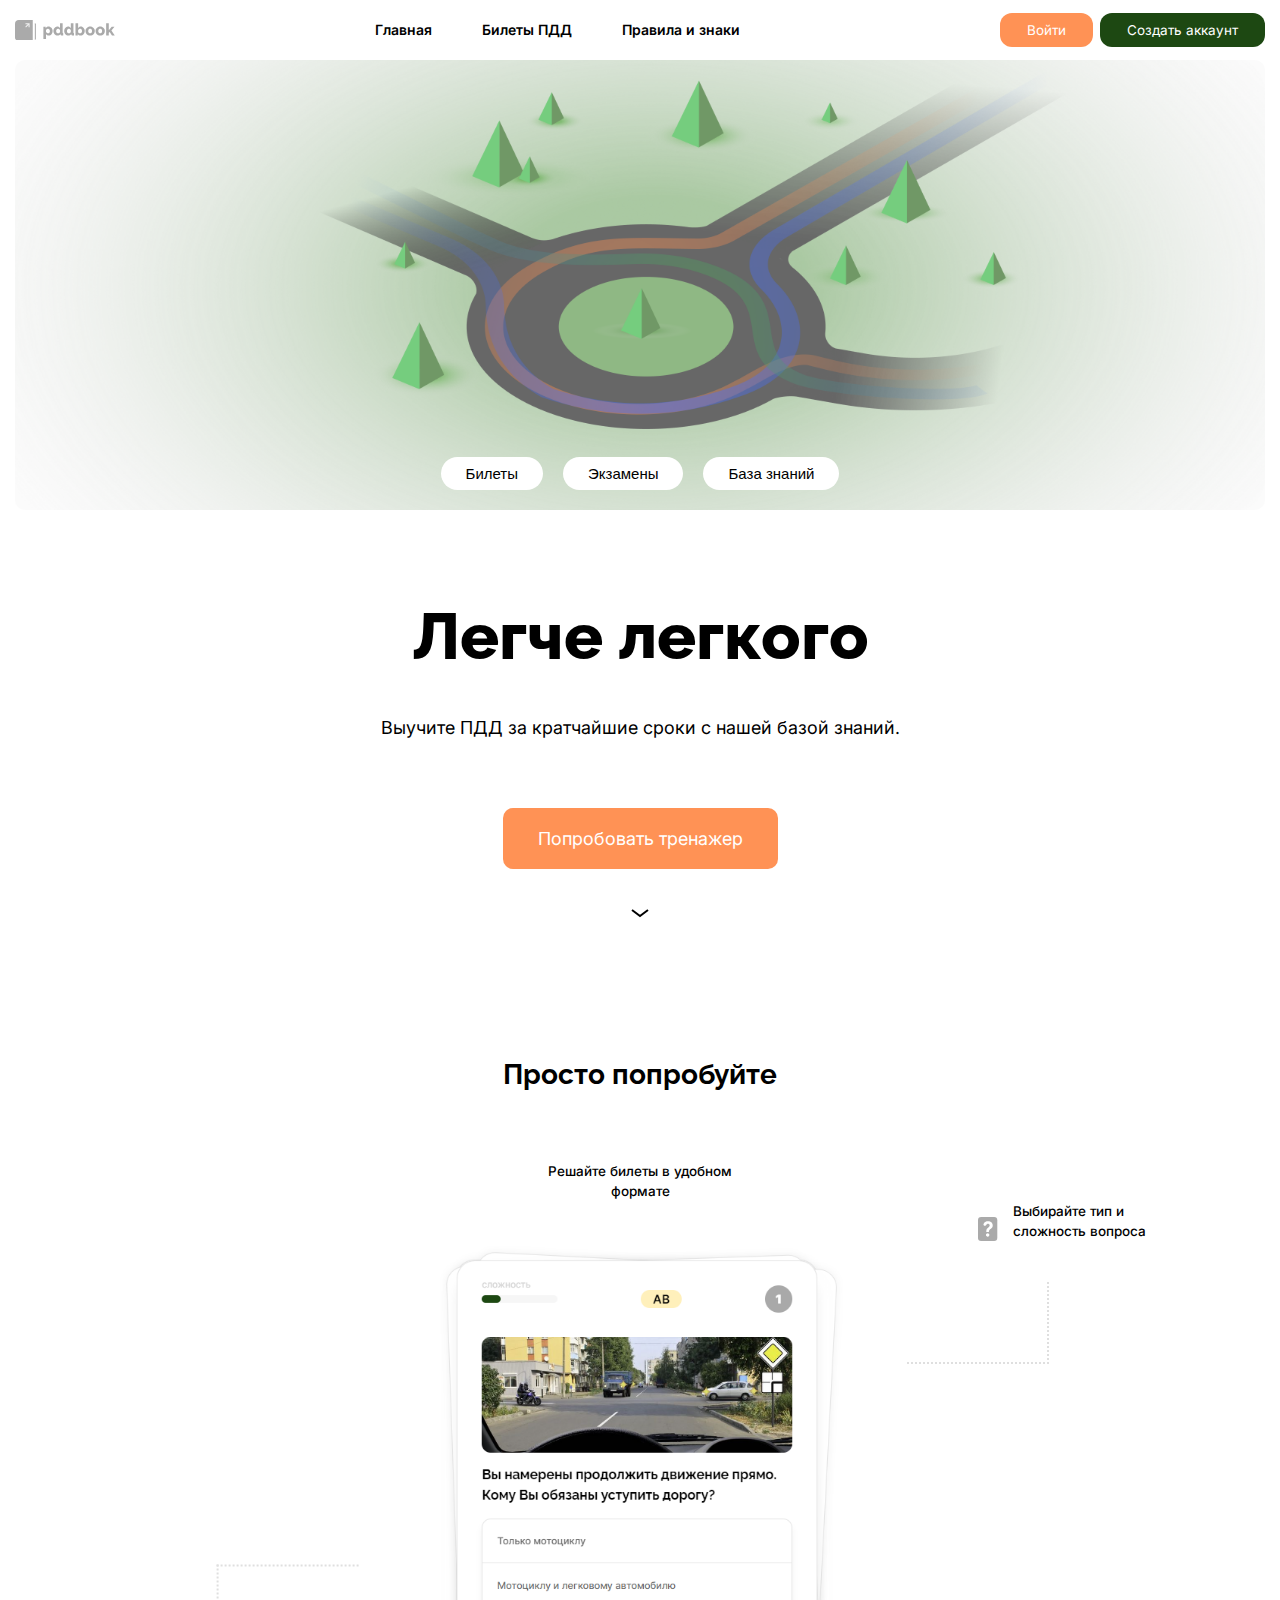
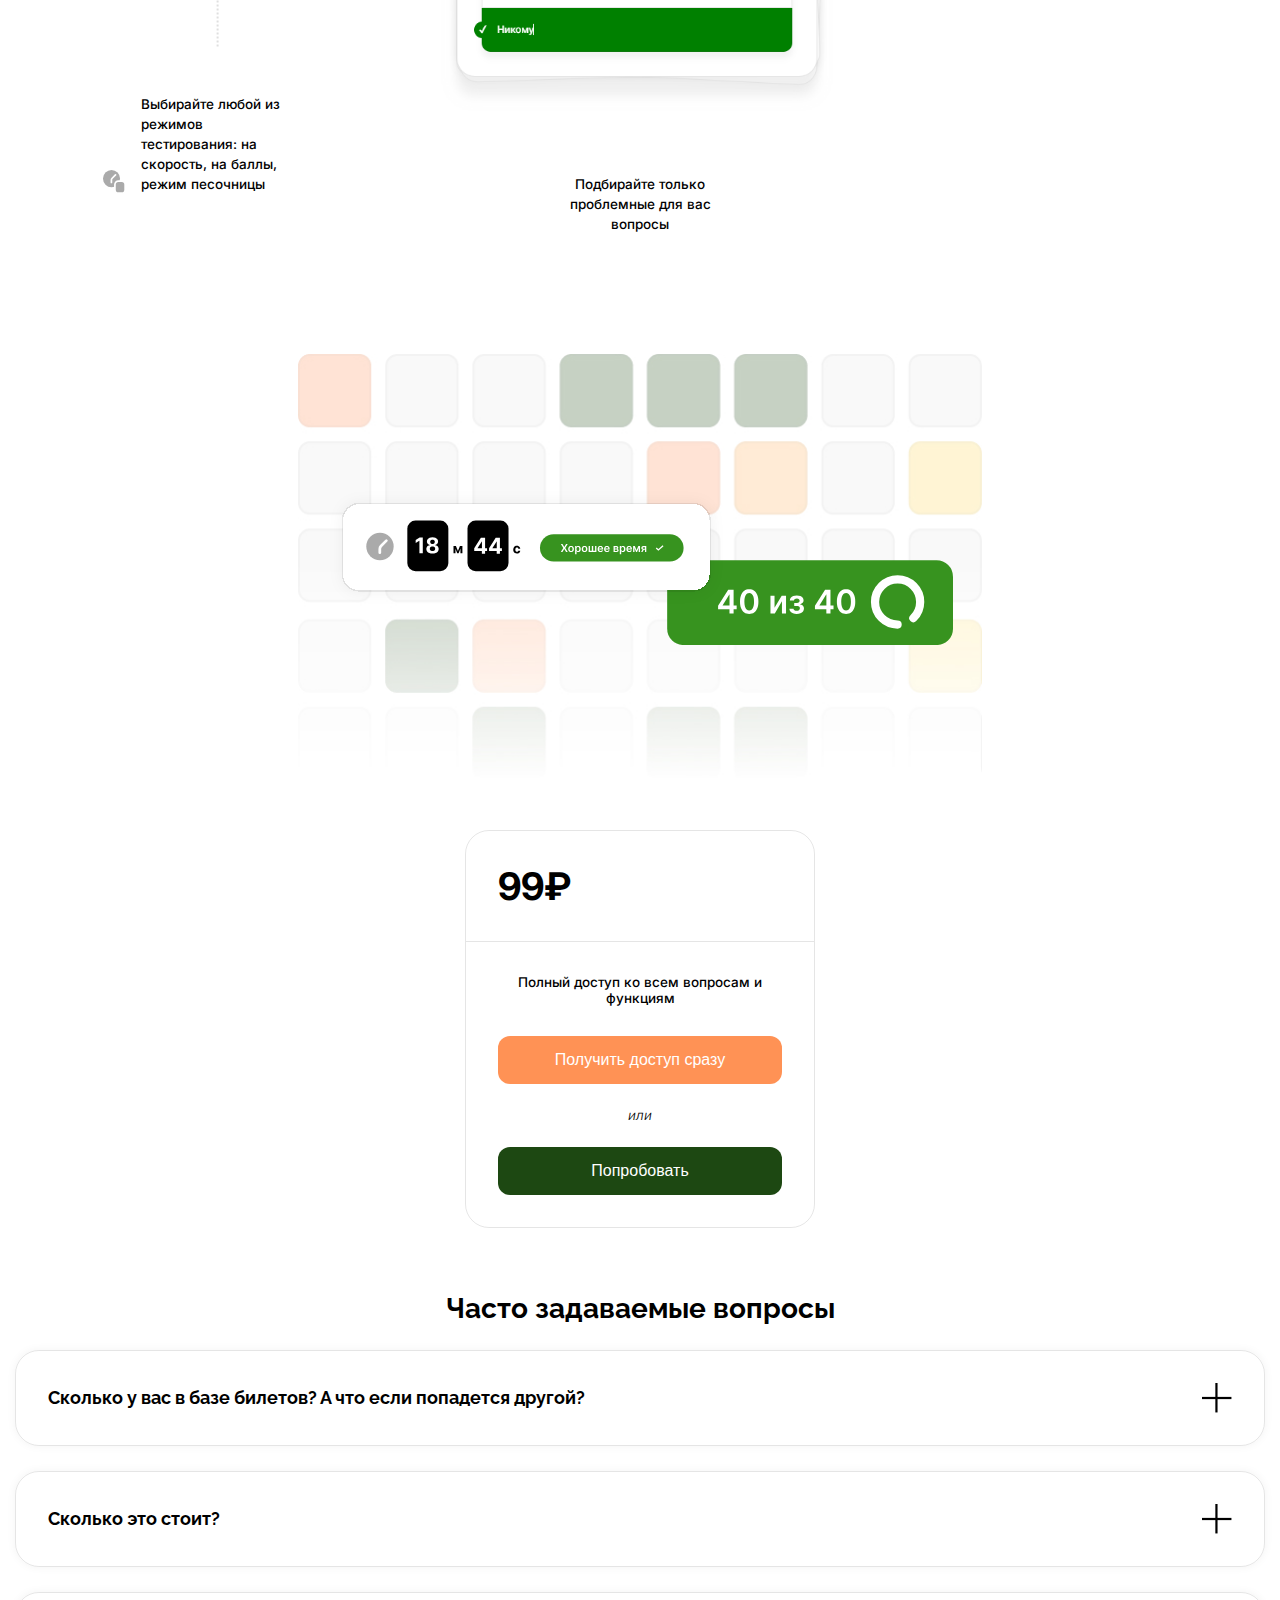
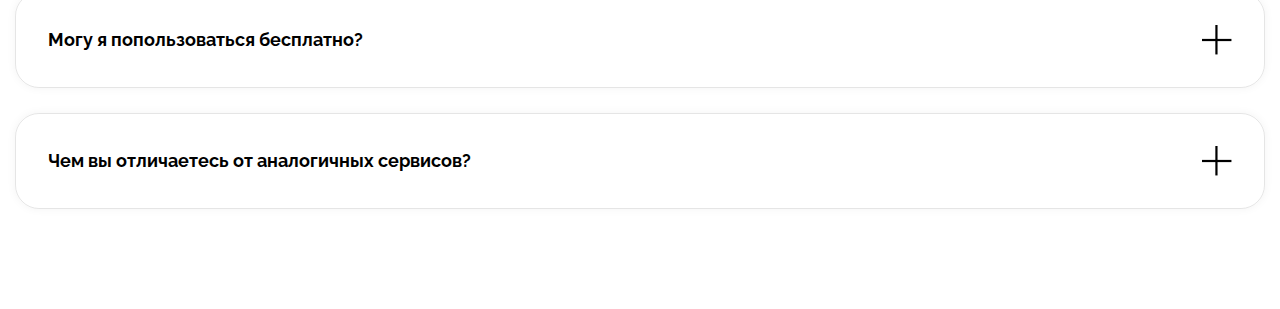
<file: index.html>
<!DOCTYPE html>
<html lang="en">
    <head>
        <meta charset="UTF-8" />
        <meta http-equiv="X-UA-Compatible" content="IE=edge" />
        <meta name="viewport" content="width=device-width, initial-scale=1.0" />
        <link rel="stylesheet" href="css/app.css" />
        <title>pddbook - beta</title>
    </head>
    <body>
        <div class="container">
            <header class="header">
                <div class="logo">
                    <svg viewBox="0 0 91 19" fill="none" xmlns="http://www.w3.org/2000/svg">
                        <path
                            d="M3.23 19H16.15V0H3.23C1.44612 0 0 1.41777 0 3.16667V15.8333C0 17.5822 1.44612 19 3.23 19Z"
                            fill="#AAAAAA"
                        ></path>
                        <path
                            d="M18.05 2.85V18.05C18.5747 18.05 19 17.5639 19 16.9643V3.93571C19 3.33609 18.5747 2.85 18.05 2.85Z"
                            fill="#AAAAAA"
                        ></path>
                        <path
                            fill-rule="evenodd"
                            clip-rule="evenodd"
                            d="M9.5 2.85H13.3V6.65H12.3139V4.53338L10.1973 6.65H9.5V5.95272L11.6166 3.8361H9.5V2.85Z"
                            fill="#EFEFEF"
                        ></path>
                        <path
                            d="M30.805 14.15C30.215 14.15 29.7 14.025 29.26 13.775C28.82 13.515 28.475 13.165 28.225 12.725V17.195H25.825V6.125H27.91V7.4C28.2 6.95 28.565 6.6 29.005 6.35C29.445 6.1 29.96 5.975 30.55 5.975C31.08 5.975 31.565 6.08 32.005 6.29C32.455 6.5 32.845 6.79 33.175 7.16C33.505 7.53 33.76 7.96 33.94 8.45C34.12 8.94 34.21 9.47 34.21 10.04C34.21 10.82 34.065 11.52 33.775 12.14C33.485 12.76 33.08 13.25 32.56 13.61C32.05 13.97 31.465 14.15 30.805 14.15ZM29.995 12.125C30.255 12.125 30.49 12.07 30.7 11.96C30.92 11.84 31.11 11.685 31.27 11.495C31.43 11.305 31.55 11.085 31.63 10.835C31.72 10.575 31.765 10.305 31.765 10.025C31.765 9.735 31.715 9.47 31.615 9.23C31.525 8.99 31.395 8.78 31.225 8.6C31.055 8.41 30.855 8.265 30.625 8.165C30.395 8.065 30.145 8.015 29.875 8.015C29.715 8.015 29.55 8.04 29.38 8.09C29.22 8.14 29.065 8.215 28.915 8.315C28.775 8.405 28.645 8.515 28.525 8.645C28.405 8.775 28.305 8.925 28.225 9.095V10.715C28.335 10.985 28.48 11.225 28.66 11.435C28.84 11.645 29.045 11.815 29.275 11.945C29.505 12.065 29.745 12.125 29.995 12.125ZM34.9697 10.055C34.9697 9.285 35.1197 8.595 35.4197 7.985C35.7197 7.365 36.1297 6.875 36.6497 6.515C37.1697 6.155 37.7697 5.975 38.4497 5.975C38.9997 5.975 39.4997 6.11 39.9497 6.38C40.3997 6.64 40.7397 6.985 40.9697 7.415V3.05H43.3697V11.33C43.3697 11.57 43.4097 11.74 43.4897 11.84C43.5697 11.93 43.6997 11.985 43.8797 12.005V14C43.4597 14.08 43.1197 14.12 42.8597 14.12C42.4497 14.12 42.1147 14.03 41.8547 13.85C41.6047 13.67 41.4497 13.42 41.3897 13.1L41.3447 12.695C41.0647 13.185 40.6847 13.55 40.2047 13.79C39.7247 14.03 39.2197 14.15 38.6897 14.15C38.1497 14.15 37.6497 14.05 37.1897 13.85C36.7397 13.64 36.3447 13.35 36.0047 12.98C35.6747 12.61 35.4197 12.175 35.2397 11.675C35.0597 11.175 34.9697 10.635 34.9697 10.055ZM40.9847 11.03V9.38C40.8847 9.11 40.7397 8.875 40.5497 8.675C40.3697 8.475 40.1597 8.315 39.9197 8.195C39.6897 8.075 39.4547 8.015 39.2147 8.015C38.9547 8.015 38.7147 8.07 38.4947 8.18C38.2847 8.29 38.0997 8.445 37.9397 8.645C37.7797 8.835 37.6547 9.055 37.5647 9.305C37.4847 9.555 37.4447 9.82 37.4447 10.1C37.4447 10.39 37.4897 10.66 37.5797 10.91C37.6797 11.15 37.8147 11.365 37.9847 11.555C38.1547 11.735 38.3547 11.875 38.5847 11.975C38.8147 12.075 39.0647 12.125 39.3347 12.125C39.5047 12.125 39.6697 12.1 39.8297 12.05C39.9897 11.99 40.1397 11.915 40.2797 11.825C40.4297 11.735 40.5647 11.62 40.6847 11.48C40.8047 11.34 40.9047 11.19 40.9847 11.03ZM44.7842 10.055C44.7842 9.285 44.9342 8.595 45.2342 7.985C45.5342 7.365 45.9442 6.875 46.4642 6.515C46.9842 6.155 47.5842 5.975 48.2642 5.975C48.8142 5.975 49.3142 6.11 49.7642 6.38C50.2142 6.64 50.5542 6.985 50.7842 7.415V3.05H53.1842V11.33C53.1842 11.57 53.2242 11.74 53.3042 11.84C53.3842 11.93 53.5142 11.985 53.6942 12.005V14C53.2742 14.08 52.9342 14.12 52.6742 14.12C52.2642 14.12 51.9292 14.03 51.6692 13.85C51.4192 13.67 51.2642 13.42 51.2042 13.1L51.1592 12.695C50.8792 13.185 50.4992 13.55 50.0192 13.79C49.5392 14.03 49.0342 14.15 48.5042 14.15C47.9642 14.15 47.4642 14.05 47.0042 13.85C46.5542 13.64 46.1592 13.35 45.8192 12.98C45.4892 12.61 45.2342 12.175 45.0542 11.675C44.8742 11.175 44.7842 10.635 44.7842 10.055ZM50.7992 11.03V9.38C50.6992 9.11 50.5542 8.875 50.3642 8.675C50.1842 8.475 49.9742 8.315 49.7342 8.195C49.5042 8.075 49.2692 8.015 49.0292 8.015C48.7692 8.015 48.5292 8.07 48.3092 8.18C48.0992 8.29 47.9142 8.445 47.7542 8.645C47.5942 8.835 47.4692 9.055 47.3792 9.305C47.2992 9.555 47.2592 9.82 47.2592 10.1C47.2592 10.39 47.3042 10.66 47.3942 10.91C47.4942 11.15 47.6292 11.365 47.7992 11.555C47.9692 11.735 48.1692 11.875 48.3992 11.975C48.6292 12.075 48.8792 12.125 49.1492 12.125C49.3192 12.125 49.4842 12.1 49.6442 12.05C49.8042 11.99 49.9542 11.915 50.0942 11.825C50.2442 11.735 50.3792 11.62 50.4992 11.48C50.6192 11.34 50.7192 11.19 50.7992 11.03ZM59.7736 14.15C59.1736 14.15 58.6486 14.025 58.1986 13.775C57.7486 13.515 57.3936 13.155 57.1336 12.695V14H55.0486V3.05H57.4486V7.415C57.7086 6.955 58.0536 6.6 58.4836 6.35C58.9236 6.1 59.4386 5.975 60.0286 5.975C60.5286 5.975 60.9836 6.085 61.3936 6.305C61.8136 6.515 62.1736 6.81 62.4736 7.19C62.7836 7.56 63.0236 7.995 63.1936 8.495C63.3636 8.985 63.4486 9.52 63.4486 10.1C63.4486 10.67 63.3536 11.2 63.1636 11.69C62.9836 12.18 62.7286 12.61 62.3986 12.98C62.0686 13.35 61.6786 13.64 61.2286 13.85C60.7886 14.05 60.3036 14.15 59.7736 14.15ZM59.0986 12.125C59.3686 12.125 59.6186 12.075 59.8486 11.975C60.0886 11.865 60.2936 11.72 60.4636 11.54C60.6336 11.36 60.7636 11.15 60.8536 10.91C60.9436 10.66 60.9886 10.39 60.9886 10.1C60.9886 9.73 60.9136 9.385 60.7636 9.065C60.6136 8.745 60.4036 8.49 60.1336 8.3C59.8736 8.11 59.5686 8.015 59.2186 8.015C58.9686 8.015 58.7286 8.075 58.4986 8.195C58.2686 8.315 58.0636 8.48 57.8836 8.69C57.7036 8.89 57.5586 9.12 57.4486 9.38V11.03C57.5286 11.2 57.6286 11.355 57.7486 11.495C57.8686 11.625 57.9986 11.735 58.1386 11.825C58.2886 11.915 58.4436 11.99 58.6036 12.05C58.7736 12.1 58.9386 12.125 59.0986 12.125ZM68.3934 14.15C67.7234 14.15 67.1234 14.04 66.5934 13.82C66.0734 13.6 65.6334 13.3 65.2734 12.92C64.9134 12.54 64.6384 12.105 64.4484 11.615C64.2684 11.125 64.1784 10.61 64.1784 10.07C64.1784 9.52 64.2684 9 64.4484 8.51C64.6384 8.02 64.9134 7.585 65.2734 7.205C65.6334 6.825 66.0734 6.525 66.5934 6.305C67.1234 6.085 67.7234 5.975 68.3934 5.975C69.0634 5.975 69.6584 6.085 70.1784 6.305C70.6984 6.525 71.1384 6.825 71.4984 7.205C71.8584 7.585 72.1334 8.02 72.3234 8.51C72.5134 9 72.6084 9.52 72.6084 10.07C72.6084 10.61 72.5134 11.125 72.3234 11.615C72.1334 12.105 71.8584 12.54 71.4984 12.92C71.1384 13.3 70.6984 13.6 70.1784 13.82C69.6584 14.04 69.0634 14.15 68.3934 14.15ZM66.6384 10.07C66.6384 10.48 66.7134 10.84 66.8634 11.15C67.0234 11.46 67.2334 11.7 67.4934 11.87C67.7534 12.04 68.0534 12.125 68.3934 12.125C68.7234 12.125 69.0184 12.04 69.2784 11.87C69.5484 11.69 69.7584 11.445 69.9084 11.135C70.0584 10.825 70.1334 10.47 70.1334 10.07C70.1334 9.66 70.0584 9.3 69.9084 8.99C69.7584 8.68 69.5484 8.44 69.2784 8.27C69.0184 8.1 68.7234 8.015 68.3934 8.015C68.0534 8.015 67.7534 8.1 67.4934 8.27C67.2334 8.44 67.0234 8.68 66.8634 8.99C66.7134 9.3 66.6384 9.66 66.6384 10.07ZM77.5486 14.15C76.8786 14.15 76.2786 14.04 75.7486 13.82C75.2286 13.6 74.7886 13.3 74.4286 12.92C74.0686 12.54 73.7936 12.105 73.6036 11.615C73.4236 11.125 73.3336 10.61 73.3336 10.07C73.3336 9.52 73.4236 9 73.6036 8.51C73.7936 8.02 74.0686 7.585 74.4286 7.205C74.7886 6.825 75.2286 6.525 75.7486 6.305C76.2786 6.085 76.8786 5.975 77.5486 5.975C78.2186 5.975 78.8136 6.085 79.3336 6.305C79.8536 6.525 80.2936 6.825 80.6536 7.205C81.0136 7.585 81.2886 8.02 81.4786 8.51C81.6686 9 81.7636 9.52 81.7636 10.07C81.7636 10.61 81.6686 11.125 81.4786 11.615C81.2886 12.105 81.0136 12.54 80.6536 12.92C80.2936 13.3 79.8536 13.6 79.3336 13.82C78.8136 14.04 78.2186 14.15 77.5486 14.15ZM75.7936 10.07C75.7936 10.48 75.8686 10.84 76.0186 11.15C76.1786 11.46 76.3886 11.7 76.6486 11.87C76.9086 12.04 77.2086 12.125 77.5486 12.125C77.8786 12.125 78.1736 12.04 78.4336 11.87C78.7036 11.69 78.9136 11.445 79.0636 11.135C79.2136 10.825 79.2886 10.47 79.2886 10.07C79.2886 9.66 79.2136 9.3 79.0636 8.99C78.9136 8.68 78.7036 8.44 78.4336 8.27C78.1736 8.1 77.8786 8.015 77.5486 8.015C77.2086 8.015 76.9086 8.1 76.6486 8.27C76.3886 8.44 76.1786 8.68 76.0186 8.99C75.8686 9.3 75.7936 9.66 75.7936 10.07ZM88.2489 14L86.1939 10.85L85.3539 11.705V14H82.9539V3.05H85.3539V9.38L88.0239 6.125H90.5589L87.7239 9.515L90.7989 14H88.2489Z"
                            fill="#AAAAAA"
                        ></path>
                    </svg>
                </div>
                <nav class="header__menu" id="menu">
                    <div class="header__menu-close" id="menu-close">
                        <svg
                            xmlns="http://www.w3.org/2000/svg"
                            width="32"
                            height="32"
                            fill="currentColor"
                            class="bi bi-x-lg"
                            viewBox="0 0 16 16"
                        >
                            <path
                                d="M2.146 2.854a.5.5 0 1 1 .708-.708L8 7.293l5.146-5.147a.5.5 0 0 1 .708.708L8.707 8l5.147 5.146a.5.5 0 0 1-.708.708L8 8.707l-5.146 5.147a.5.5 0 0 1-.708-.708L7.293 8 2.146 2.854Z"
                            ></path>
                        </svg>
                    </div>
                    <ul class="header__menu-list">
                        <li class="header__menu-list-item">
                            <a href="index.html" class="header__menu-list-link">Главная</a>
                        </li>
                        <li class="header__menu-list-item">
                            <a href="trainer.html" class="header__menu-list-link">Билеты ПДД</a>
                        </li>
                        <li class="header__menu-list-item">
                            <a href="" class="header__menu-list-link">Правила и знаки</a>
                        </li>
                    </ul>
                    <div class="header__menu-auth">
                        <a class="header__menu-auth-login" href="login.html">Войти</a>
                        <a class="header__menu-auth-reg" href="register.html">Создать аккаунт</a>
                    </div>
                </nav>
                <div class="burger" id="burger">
                    <div class="burger__item"></div>
                    <div class="burger__item"></div>
                    <div class="burger__item"></div>
                </div>
            </header>
            <section class="bg-block">
                <div class="bg-block__buttons">
                    <button>Билеты</button>
                    <button>Экзамены</button>
                    <button>База знаний</button>
                </div>
            </section>
            <section class="trainer-block">
                <h1 class="trainer-block__title">Легче легкого</h1>
                <p class="trainer-block__text">Выучите ПДД за кратчайшие сроки с нашей базой знаний.</p>
                <button>Попробовать тренажер</button>
                <img class="trainer-block__img-bottom" src="img/arrow_down.svg" alt="" />
            </section>
            <section class="manual-block">
                <h2 class="manual-block__title">Просто попробуйте</h2>
                <div class="text-img">
                    <div class="text-img__block">
                        <img class="text-img__block-img" src="img/welcome_icon_01.svg" alt="" />
                        <span class="text-img__block-text">
                            Выбирайте любой из режимов тестирования: на скорость, на баллы, режим песочницы
                        </span>
                    </div>
                    <div class="text-img__list">
                        <span class="text-img__list-text"> Решайте билеты в удобном формате </span>
                        <img class="manual-block__manual-img" src="img/card_mockup.png" alt="" />
                        <span class="text-img__list-text"> Подбирайте только проблемные для вас вопросы </span>
                    </div>
                    <div class="text-img__block">
                        <img class="text-img__block-img" src="img/welcome_icon_02.svg" alt="" />
                        <span class="text-img__block-text"> Выбирайте тип и сложность вопроса </span>
                    </div>
                </div>
                <ul class="manual-block__list">
                    <li class="manual-block__list-item">
                        <span class="manual-block__list-text">
                            Выбирайте любой из режимов тестирования: на скорость, на баллы, режим песочницы
                        </span>
                    </li>
                    <li class="manual-block__list-item">
                        <span class="manual-block__list-text"> Решайте билеты в удобном формате </span>
                    </li>
                    <li class="manual-block__list-item">
                        <span class="manual-block__list-text"> Подбирайте только проблемные для вас вопросы </span>
                    </li>
                    <li class="manual-block__list-item">
                        <span class="manual-block__list-text"> Выбирайте тип и сложность вопроса </span>
                    </li>
                </ul>
                <div class="manual-block__bg">
                    <img class="manual-block__bg-img" src="img/welcome_tiles.jpg" alt="" />
                    <img class="manual-block__bg-time" src="img/time.svg" alt="" />
                </div>
            </section>
            <section class="pay-block">
                <div class="pay-block__service">
                    <div class="pay-block__priсe">
                        <span class="pay-block__priсe-text" class="">99₽</span>
                    </div>
                    <div class="pay-block__buttons">
                        <span class="pay-block__buttons-text"> Полный доступ ко всем вопросам и функциям </span>
                        <button class="pay-block__buttons-button">Получить доступ сразу</button>
                        <h3>или</h3>
                        <button class="pay-block__buttons-button">Попробовать</button>
                    </div>
                </div>
            </section>
            <section class="questions-block">
                <span class="questions-block__title">Часто задаваемые вопросы</span>
                <div class="questions-block__flex">
                    <div class="questions-block__question">
                        <div class="questions-block__question-text">
                            Сколько у вас в базе билетов? А что если попадется другой?
                        </div>
                        <img class="questions-block__question-plus" src="img/toggle.svg" alt="" />
                        <div class="questions-block__question-all-text">
                            Товарищи! начало повседневной работы по формированию позиции способствует подготовки и
                            реализации модели развития. Равным образом новая модель организационной деятельности
                            способствует подготовки и реализации направлений прогрессивного развития. Значимость этих
                            проблем настолько очевидна, что реализация намеченных плановых заданий требуют определения и
                            уточнения модели развития. Таким образом реализация намеченных плановых заданий представляет
                            собой интересный эксперимент проверки системы обучения кадров, соответствует насущным
                            потребностям. Задача организации, в особенности же укрепление и развитие структуры играет
                            важную роль в формировании новых предложений.
                        </div>
                    </div>
                    <div class="questions-block__question">
                        <div class="questions-block__question-text">Сколько это стоит?</div>
                        <img class="questions-block__question-plus" src="img/toggle.svg" alt="" />
                        <div class="questions-block__question-all-text">
                            Таким образом постоянный количественный рост и сфера нашей активности требуют от нас анализа
                            систем массового участия. Значимость этих проблем настолько очевидна, что дальнейшее
                            развитие различных форм деятельности в значительной степени обуславливает создание позиций,
                            занимаемых участниками в отношении поставленных задач. Товарищи! постоянный количественный
                            рост и сфера нашей активности позволяет выполнять важные задания по разработке
                            соответствующий условий активизации.
                        </div>
                    </div>
                    <div class="questions-block__question">
                        <div class="questions-block__question-text">Могу я попользоваться бесплатно?</div>
                        <img class="questions-block__question-plus" src="img/toggle.svg" alt="" />
                        <div class="questions-block__question-all-text">
                            Не следует, однако забывать, что реализация намеченных плановых заданий влечет за собой
                            процесс внедрения и модернизации позиций, занимаемых участниками в отношении поставленных
                            задач. С другой стороны дальнейшее развитие различных форм деятельности в значительной
                            степени обуславливает создание позиций, занимаемых участниками в отношении поставленных
                            задач. Таким образом рамки и место обучения кадров обеспечивает широкому кругу
                            (специалистов) участие в формировании модели развития. Задача организации, в особенности же
                            дальнейшее развитие различных форм деятельности влечет за собой процесс внедрения и
                            модернизации системы обучения кадров, соответствует насущным потребностям.
                        </div>
                    </div>
                    <div class="questions-block__question">
                        <div class="questions-block__question-text">Чем вы отличаетесь от аналогичных сервисов?</div>
                        <img class="questions-block__question-plus" src="img/toggle.svg" alt="" />
                        <div class="questions-block__question-all-text">
                            С другой стороны консультация с широким активом играет важную роль в формировании дальнейших
                            направлений развития. С другой стороны дальнейшее развитие различных форм деятельности
                            требуют от нас анализа направлений прогрессивного развития. Таким образом постоянный
                            количественный рост и сфера нашей активности играет важную роль в формировании модели
                            развития.
                        </div>
                    </div>
                </div>
            </section>
        </div>
    </body>
    <script src="js/index.js"></script>
</html>
</file>
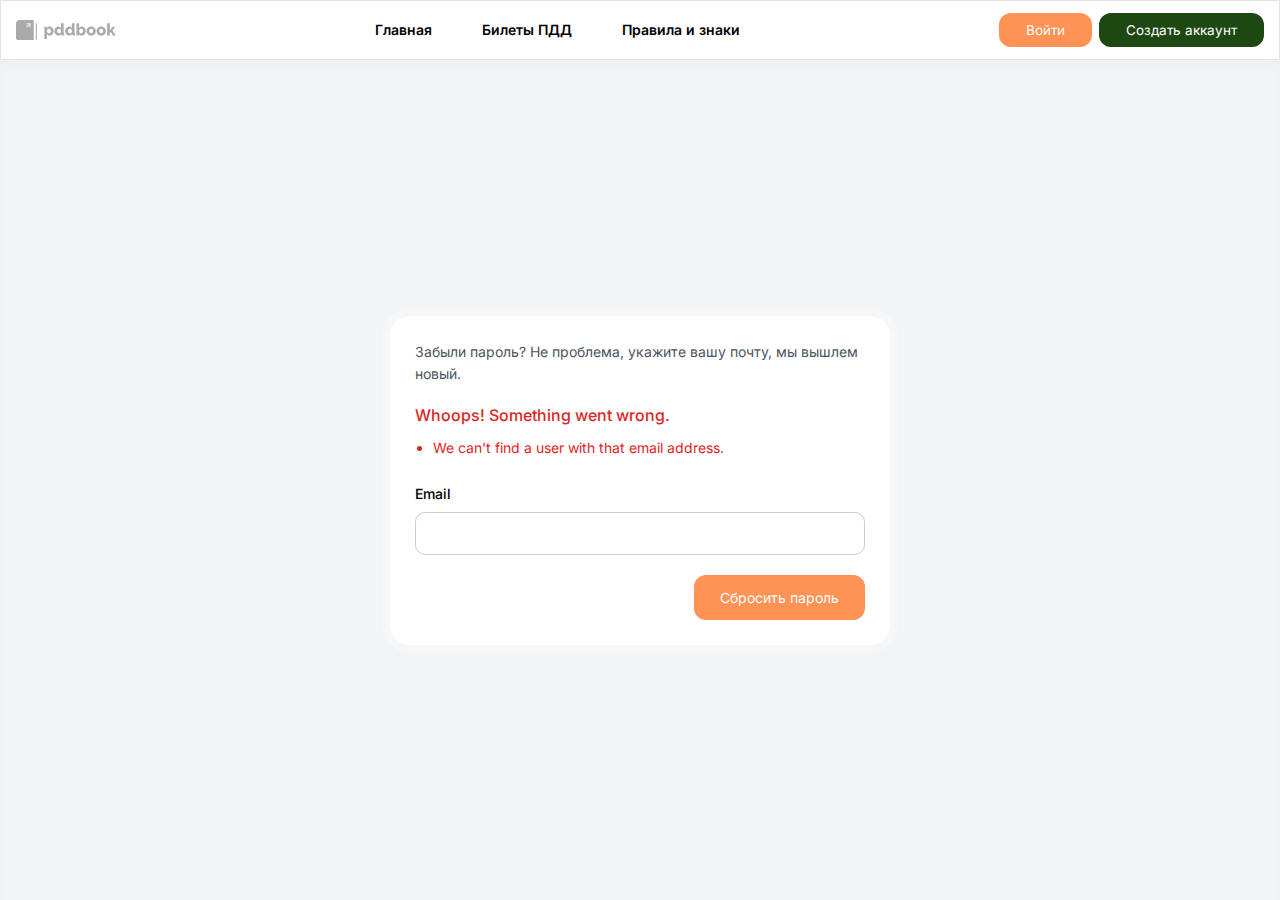
<file: forgot-password.html>
<!DOCTYPE html>
<html lang="en">
    <head>
        <meta charset="UTF-8" />
        <meta http-equiv="X-UA-Compatible" content="IE=edge" />
        <meta name="viewport" content="width=device-width, initial-scale=1.0" />
        <link rel="stylesheet" href="css/app.css" />
        <title>pddbook - beta</title>
    </head>
    <body>
        <header class="header login-register">
            <div class="flex">
                <div class="logo">
                    <svg viewBox="0 0 91 19" fill="none" xmlns="http://www.w3.org/2000/svg">
                        <path
                            d="M3.23 19H16.15V0H3.23C1.44612 0 0 1.41777 0 3.16667V15.8333C0 17.5822 1.44612 19 3.23 19Z"
                            fill="#AAAAAA"
                        ></path>
                        <path
                            d="M18.05 2.85V18.05C18.5747 18.05 19 17.5639 19 16.9643V3.93571C19 3.33609 18.5747 2.85 18.05 2.85Z"
                            fill="#AAAAAA"
                        ></path>
                        <path
                            fill-rule="evenodd"
                            clip-rule="evenodd"
                            d="M9.5 2.85H13.3V6.65H12.3139V4.53338L10.1973 6.65H9.5V5.95272L11.6166 3.8361H9.5V2.85Z"
                            fill="#EFEFEF"
                        ></path>
                        <path
                            d="M30.805 14.15C30.215 14.15 29.7 14.025 29.26 13.775C28.82 13.515 28.475 13.165 28.225 12.725V17.195H25.825V6.125H27.91V7.4C28.2 6.95 28.565 6.6 29.005 6.35C29.445 6.1 29.96 5.975 30.55 5.975C31.08 5.975 31.565 6.08 32.005 6.29C32.455 6.5 32.845 6.79 33.175 7.16C33.505 7.53 33.76 7.96 33.94 8.45C34.12 8.94 34.21 9.47 34.21 10.04C34.21 10.82 34.065 11.52 33.775 12.14C33.485 12.76 33.08 13.25 32.56 13.61C32.05 13.97 31.465 14.15 30.805 14.15ZM29.995 12.125C30.255 12.125 30.49 12.07 30.7 11.96C30.92 11.84 31.11 11.685 31.27 11.495C31.43 11.305 31.55 11.085 31.63 10.835C31.72 10.575 31.765 10.305 31.765 10.025C31.765 9.735 31.715 9.47 31.615 9.23C31.525 8.99 31.395 8.78 31.225 8.6C31.055 8.41 30.855 8.265 30.625 8.165C30.395 8.065 30.145 8.015 29.875 8.015C29.715 8.015 29.55 8.04 29.38 8.09C29.22 8.14 29.065 8.215 28.915 8.315C28.775 8.405 28.645 8.515 28.525 8.645C28.405 8.775 28.305 8.925 28.225 9.095V10.715C28.335 10.985 28.48 11.225 28.66 11.435C28.84 11.645 29.045 11.815 29.275 11.945C29.505 12.065 29.745 12.125 29.995 12.125ZM34.9697 10.055C34.9697 9.285 35.1197 8.595 35.4197 7.985C35.7197 7.365 36.1297 6.875 36.6497 6.515C37.1697 6.155 37.7697 5.975 38.4497 5.975C38.9997 5.975 39.4997 6.11 39.9497 6.38C40.3997 6.64 40.7397 6.985 40.9697 7.415V3.05H43.3697V11.33C43.3697 11.57 43.4097 11.74 43.4897 11.84C43.5697 11.93 43.6997 11.985 43.8797 12.005V14C43.4597 14.08 43.1197 14.12 42.8597 14.12C42.4497 14.12 42.1147 14.03 41.8547 13.85C41.6047 13.67 41.4497 13.42 41.3897 13.1L41.3447 12.695C41.0647 13.185 40.6847 13.55 40.2047 13.79C39.7247 14.03 39.2197 14.15 38.6897 14.15C38.1497 14.15 37.6497 14.05 37.1897 13.85C36.7397 13.64 36.3447 13.35 36.0047 12.98C35.6747 12.61 35.4197 12.175 35.2397 11.675C35.0597 11.175 34.9697 10.635 34.9697 10.055ZM40.9847 11.03V9.38C40.8847 9.11 40.7397 8.875 40.5497 8.675C40.3697 8.475 40.1597 8.315 39.9197 8.195C39.6897 8.075 39.4547 8.015 39.2147 8.015C38.9547 8.015 38.7147 8.07 38.4947 8.18C38.2847 8.29 38.0997 8.445 37.9397 8.645C37.7797 8.835 37.6547 9.055 37.5647 9.305C37.4847 9.555 37.4447 9.82 37.4447 10.1C37.4447 10.39 37.4897 10.66 37.5797 10.91C37.6797 11.15 37.8147 11.365 37.9847 11.555C38.1547 11.735 38.3547 11.875 38.5847 11.975C38.8147 12.075 39.0647 12.125 39.3347 12.125C39.5047 12.125 39.6697 12.1 39.8297 12.05C39.9897 11.99 40.1397 11.915 40.2797 11.825C40.4297 11.735 40.5647 11.62 40.6847 11.48C40.8047 11.34 40.9047 11.19 40.9847 11.03ZM44.7842 10.055C44.7842 9.285 44.9342 8.595 45.2342 7.985C45.5342 7.365 45.9442 6.875 46.4642 6.515C46.9842 6.155 47.5842 5.975 48.2642 5.975C48.8142 5.975 49.3142 6.11 49.7642 6.38C50.2142 6.64 50.5542 6.985 50.7842 7.415V3.05H53.1842V11.33C53.1842 11.57 53.2242 11.74 53.3042 11.84C53.3842 11.93 53.5142 11.985 53.6942 12.005V14C53.2742 14.08 52.9342 14.12 52.6742 14.12C52.2642 14.12 51.9292 14.03 51.6692 13.85C51.4192 13.67 51.2642 13.42 51.2042 13.1L51.1592 12.695C50.8792 13.185 50.4992 13.55 50.0192 13.79C49.5392 14.03 49.0342 14.15 48.5042 14.15C47.9642 14.15 47.4642 14.05 47.0042 13.85C46.5542 13.64 46.1592 13.35 45.8192 12.98C45.4892 12.61 45.2342 12.175 45.0542 11.675C44.8742 11.175 44.7842 10.635 44.7842 10.055ZM50.7992 11.03V9.38C50.6992 9.11 50.5542 8.875 50.3642 8.675C50.1842 8.475 49.9742 8.315 49.7342 8.195C49.5042 8.075 49.2692 8.015 49.0292 8.015C48.7692 8.015 48.5292 8.07 48.3092 8.18C48.0992 8.29 47.9142 8.445 47.7542 8.645C47.5942 8.835 47.4692 9.055 47.3792 9.305C47.2992 9.555 47.2592 9.82 47.2592 10.1C47.2592 10.39 47.3042 10.66 47.3942 10.91C47.4942 11.15 47.6292 11.365 47.7992 11.555C47.9692 11.735 48.1692 11.875 48.3992 11.975C48.6292 12.075 48.8792 12.125 49.1492 12.125C49.3192 12.125 49.4842 12.1 49.6442 12.05C49.8042 11.99 49.9542 11.915 50.0942 11.825C50.2442 11.735 50.3792 11.62 50.4992 11.48C50.6192 11.34 50.7192 11.19 50.7992 11.03ZM59.7736 14.15C59.1736 14.15 58.6486 14.025 58.1986 13.775C57.7486 13.515 57.3936 13.155 57.1336 12.695V14H55.0486V3.05H57.4486V7.415C57.7086 6.955 58.0536 6.6 58.4836 6.35C58.9236 6.1 59.4386 5.975 60.0286 5.975C60.5286 5.975 60.9836 6.085 61.3936 6.305C61.8136 6.515 62.1736 6.81 62.4736 7.19C62.7836 7.56 63.0236 7.995 63.1936 8.495C63.3636 8.985 63.4486 9.52 63.4486 10.1C63.4486 10.67 63.3536 11.2 63.1636 11.69C62.9836 12.18 62.7286 12.61 62.3986 12.98C62.0686 13.35 61.6786 13.64 61.2286 13.85C60.7886 14.05 60.3036 14.15 59.7736 14.15ZM59.0986 12.125C59.3686 12.125 59.6186 12.075 59.8486 11.975C60.0886 11.865 60.2936 11.72 60.4636 11.54C60.6336 11.36 60.7636 11.15 60.8536 10.91C60.9436 10.66 60.9886 10.39 60.9886 10.1C60.9886 9.73 60.9136 9.385 60.7636 9.065C60.6136 8.745 60.4036 8.49 60.1336 8.3C59.8736 8.11 59.5686 8.015 59.2186 8.015C58.9686 8.015 58.7286 8.075 58.4986 8.195C58.2686 8.315 58.0636 8.48 57.8836 8.69C57.7036 8.89 57.5586 9.12 57.4486 9.38V11.03C57.5286 11.2 57.6286 11.355 57.7486 11.495C57.8686 11.625 57.9986 11.735 58.1386 11.825C58.2886 11.915 58.4436 11.99 58.6036 12.05C58.7736 12.1 58.9386 12.125 59.0986 12.125ZM68.3934 14.15C67.7234 14.15 67.1234 14.04 66.5934 13.82C66.0734 13.6 65.6334 13.3 65.2734 12.92C64.9134 12.54 64.6384 12.105 64.4484 11.615C64.2684 11.125 64.1784 10.61 64.1784 10.07C64.1784 9.52 64.2684 9 64.4484 8.51C64.6384 8.02 64.9134 7.585 65.2734 7.205C65.6334 6.825 66.0734 6.525 66.5934 6.305C67.1234 6.085 67.7234 5.975 68.3934 5.975C69.0634 5.975 69.6584 6.085 70.1784 6.305C70.6984 6.525 71.1384 6.825 71.4984 7.205C71.8584 7.585 72.1334 8.02 72.3234 8.51C72.5134 9 72.6084 9.52 72.6084 10.07C72.6084 10.61 72.5134 11.125 72.3234 11.615C72.1334 12.105 71.8584 12.54 71.4984 12.92C71.1384 13.3 70.6984 13.6 70.1784 13.82C69.6584 14.04 69.0634 14.15 68.3934 14.15ZM66.6384 10.07C66.6384 10.48 66.7134 10.84 66.8634 11.15C67.0234 11.46 67.2334 11.7 67.4934 11.87C67.7534 12.04 68.0534 12.125 68.3934 12.125C68.7234 12.125 69.0184 12.04 69.2784 11.87C69.5484 11.69 69.7584 11.445 69.9084 11.135C70.0584 10.825 70.1334 10.47 70.1334 10.07C70.1334 9.66 70.0584 9.3 69.9084 8.99C69.7584 8.68 69.5484 8.44 69.2784 8.27C69.0184 8.1 68.7234 8.015 68.3934 8.015C68.0534 8.015 67.7534 8.1 67.4934 8.27C67.2334 8.44 67.0234 8.68 66.8634 8.99C66.7134 9.3 66.6384 9.66 66.6384 10.07ZM77.5486 14.15C76.8786 14.15 76.2786 14.04 75.7486 13.82C75.2286 13.6 74.7886 13.3 74.4286 12.92C74.0686 12.54 73.7936 12.105 73.6036 11.615C73.4236 11.125 73.3336 10.61 73.3336 10.07C73.3336 9.52 73.4236 9 73.6036 8.51C73.7936 8.02 74.0686 7.585 74.4286 7.205C74.7886 6.825 75.2286 6.525 75.7486 6.305C76.2786 6.085 76.8786 5.975 77.5486 5.975C78.2186 5.975 78.8136 6.085 79.3336 6.305C79.8536 6.525 80.2936 6.825 80.6536 7.205C81.0136 7.585 81.2886 8.02 81.4786 8.51C81.6686 9 81.7636 9.52 81.7636 10.07C81.7636 10.61 81.6686 11.125 81.4786 11.615C81.2886 12.105 81.0136 12.54 80.6536 12.92C80.2936 13.3 79.8536 13.6 79.3336 13.82C78.8136 14.04 78.2186 14.15 77.5486 14.15ZM75.7936 10.07C75.7936 10.48 75.8686 10.84 76.0186 11.15C76.1786 11.46 76.3886 11.7 76.6486 11.87C76.9086 12.04 77.2086 12.125 77.5486 12.125C77.8786 12.125 78.1736 12.04 78.4336 11.87C78.7036 11.69 78.9136 11.445 79.0636 11.135C79.2136 10.825 79.2886 10.47 79.2886 10.07C79.2886 9.66 79.2136 9.3 79.0636 8.99C78.9136 8.68 78.7036 8.44 78.4336 8.27C78.1736 8.1 77.8786 8.015 77.5486 8.015C77.2086 8.015 76.9086 8.1 76.6486 8.27C76.3886 8.44 76.1786 8.68 76.0186 8.99C75.8686 9.3 75.7936 9.66 75.7936 10.07ZM88.2489 14L86.1939 10.85L85.3539 11.705V14H82.9539V3.05H85.3539V9.38L88.0239 6.125H90.5589L87.7239 9.515L90.7989 14H88.2489Z"
                            fill="#AAAAAA"
                        ></path>
                    </svg>
                </div>
                <nav class="header__menu" id="menu">
                    <div class="header__menu-close" id="menu-close">
                        <svg
                            xmlns="http://www.w3.org/2000/svg"
                            width="32"
                            height="32"
                            fill="currentColor"
                            class="bi bi-x-lg"
                            viewBox="0 0 16 16"
                        >
                            <path
                                d="M2.146 2.854a.5.5 0 1 1 .708-.708L8 7.293l5.146-5.147a.5.5 0 0 1 .708.708L8.707 8l5.147 5.146a.5.5 0 0 1-.708.708L8 8.707l-5.146 5.147a.5.5 0 0 1-.708-.708L7.293 8 2.146 2.854Z"
                            ></path>
                        </svg>
                    </div>
                    <ul class="header__menu-list">
                        <li class="header__menu-list-item">
                            <a href="index.html" class="header__menu-list-link">Главная</a>
                        </li>
                        <li class="header__menu-list-item">
                            <a href="" class="header__menu-list-link">Билеты ПДД</a>
                        </li>
                        <li class="header__menu-list-item">
                            <a href="" class="header__menu-list-link">Правила и знаки</a>
                        </li>
                    </ul>
                    <div class="header__menu-auth">
                        <a class="header__menu-auth-login" href="login.html">Войти</a>
                        <a class="header__menu-auth-reg" href="register.html">Создать аккаунт</a>
                    </div>
                </nav>
                <div class="burger" id="burger">
                    <div class="burger__item"></div>
                    <div class="burger__item"></div>
                    <div class="burger__item"></div>
                </div>
            </div>
        </header>
    </body>
    <section class="login-block">
        <div class="container">
            <div class="login">
                <div class="login__text">Забыли пароль? Не проблема, укажите вашу почту, мы вышлем новый.</div>
                <div class="error-block">
                    <div class="error-block__title">Whoops! Something went wrong.</div>
                    <ul class="error-block__text">
                        <li>We can't find a user with that email address.</li>
                    </ul>
                </div>
                <div class="login__email-text">Email</div>
                <input class="login__input" type="email" />
                <button type="submit" class="login__button reset">Сбросить пароль</button>
            </div>
        </div>
    </section>
    <script src="js/index.js"></script>
</html>
</file>
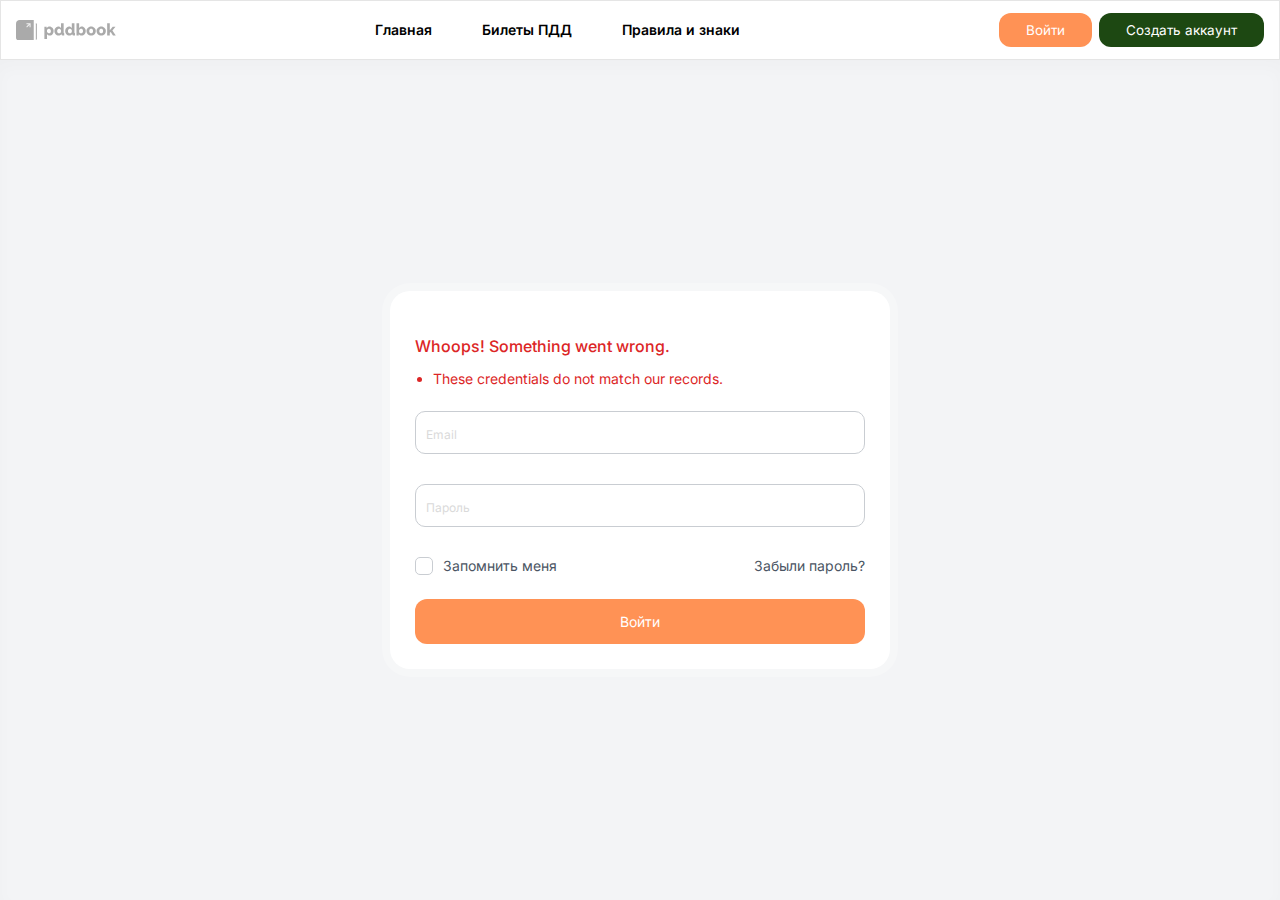
<file: login.html>
<!DOCTYPE html>
<html lang="en">
    <head>
        <meta charset="UTF-8" />
        <meta http-equiv="X-UA-Compatible" content="IE=edge" />
        <meta name="viewport" content="width=device-width, initial-scale=1.0" />
        <link rel="stylesheet" href="css/app.css" />
        <title>pddbook - beta</title>
    </head>
    <body>
        <header class="header login-register">
            <div class="flex">
                <div class="logo">
                    <svg viewBox="0 0 91 19" fill="none" xmlns="http://www.w3.org/2000/svg">
                        <path
                            d="M3.23 19H16.15V0H3.23C1.44612 0 0 1.41777 0 3.16667V15.8333C0 17.5822 1.44612 19 3.23 19Z"
                            fill="#AAAAAA"
                        ></path>
                        <path
                            d="M18.05 2.85V18.05C18.5747 18.05 19 17.5639 19 16.9643V3.93571C19 3.33609 18.5747 2.85 18.05 2.85Z"
                            fill="#AAAAAA"
                        ></path>
                        <path
                            fill-rule="evenodd"
                            clip-rule="evenodd"
                            d="M9.5 2.85H13.3V6.65H12.3139V4.53338L10.1973 6.65H9.5V5.95272L11.6166 3.8361H9.5V2.85Z"
                            fill="#EFEFEF"
                        ></path>
                        <path
                            d="M30.805 14.15C30.215 14.15 29.7 14.025 29.26 13.775C28.82 13.515 28.475 13.165 28.225 12.725V17.195H25.825V6.125H27.91V7.4C28.2 6.95 28.565 6.6 29.005 6.35C29.445 6.1 29.96 5.975 30.55 5.975C31.08 5.975 31.565 6.08 32.005 6.29C32.455 6.5 32.845 6.79 33.175 7.16C33.505 7.53 33.76 7.96 33.94 8.45C34.12 8.94 34.21 9.47 34.21 10.04C34.21 10.82 34.065 11.52 33.775 12.14C33.485 12.76 33.08 13.25 32.56 13.61C32.05 13.97 31.465 14.15 30.805 14.15ZM29.995 12.125C30.255 12.125 30.49 12.07 30.7 11.96C30.92 11.84 31.11 11.685 31.27 11.495C31.43 11.305 31.55 11.085 31.63 10.835C31.72 10.575 31.765 10.305 31.765 10.025C31.765 9.735 31.715 9.47 31.615 9.23C31.525 8.99 31.395 8.78 31.225 8.6C31.055 8.41 30.855 8.265 30.625 8.165C30.395 8.065 30.145 8.015 29.875 8.015C29.715 8.015 29.55 8.04 29.38 8.09C29.22 8.14 29.065 8.215 28.915 8.315C28.775 8.405 28.645 8.515 28.525 8.645C28.405 8.775 28.305 8.925 28.225 9.095V10.715C28.335 10.985 28.48 11.225 28.66 11.435C28.84 11.645 29.045 11.815 29.275 11.945C29.505 12.065 29.745 12.125 29.995 12.125ZM34.9697 10.055C34.9697 9.285 35.1197 8.595 35.4197 7.985C35.7197 7.365 36.1297 6.875 36.6497 6.515C37.1697 6.155 37.7697 5.975 38.4497 5.975C38.9997 5.975 39.4997 6.11 39.9497 6.38C40.3997 6.64 40.7397 6.985 40.9697 7.415V3.05H43.3697V11.33C43.3697 11.57 43.4097 11.74 43.4897 11.84C43.5697 11.93 43.6997 11.985 43.8797 12.005V14C43.4597 14.08 43.1197 14.12 42.8597 14.12C42.4497 14.12 42.1147 14.03 41.8547 13.85C41.6047 13.67 41.4497 13.42 41.3897 13.1L41.3447 12.695C41.0647 13.185 40.6847 13.55 40.2047 13.79C39.7247 14.03 39.2197 14.15 38.6897 14.15C38.1497 14.15 37.6497 14.05 37.1897 13.85C36.7397 13.64 36.3447 13.35 36.0047 12.98C35.6747 12.61 35.4197 12.175 35.2397 11.675C35.0597 11.175 34.9697 10.635 34.9697 10.055ZM40.9847 11.03V9.38C40.8847 9.11 40.7397 8.875 40.5497 8.675C40.3697 8.475 40.1597 8.315 39.9197 8.195C39.6897 8.075 39.4547 8.015 39.2147 8.015C38.9547 8.015 38.7147 8.07 38.4947 8.18C38.2847 8.29 38.0997 8.445 37.9397 8.645C37.7797 8.835 37.6547 9.055 37.5647 9.305C37.4847 9.555 37.4447 9.82 37.4447 10.1C37.4447 10.39 37.4897 10.66 37.5797 10.91C37.6797 11.15 37.8147 11.365 37.9847 11.555C38.1547 11.735 38.3547 11.875 38.5847 11.975C38.8147 12.075 39.0647 12.125 39.3347 12.125C39.5047 12.125 39.6697 12.1 39.8297 12.05C39.9897 11.99 40.1397 11.915 40.2797 11.825C40.4297 11.735 40.5647 11.62 40.6847 11.48C40.8047 11.34 40.9047 11.19 40.9847 11.03ZM44.7842 10.055C44.7842 9.285 44.9342 8.595 45.2342 7.985C45.5342 7.365 45.9442 6.875 46.4642 6.515C46.9842 6.155 47.5842 5.975 48.2642 5.975C48.8142 5.975 49.3142 6.11 49.7642 6.38C50.2142 6.64 50.5542 6.985 50.7842 7.415V3.05H53.1842V11.33C53.1842 11.57 53.2242 11.74 53.3042 11.84C53.3842 11.93 53.5142 11.985 53.6942 12.005V14C53.2742 14.08 52.9342 14.12 52.6742 14.12C52.2642 14.12 51.9292 14.03 51.6692 13.85C51.4192 13.67 51.2642 13.42 51.2042 13.1L51.1592 12.695C50.8792 13.185 50.4992 13.55 50.0192 13.79C49.5392 14.03 49.0342 14.15 48.5042 14.15C47.9642 14.15 47.4642 14.05 47.0042 13.85C46.5542 13.64 46.1592 13.35 45.8192 12.98C45.4892 12.61 45.2342 12.175 45.0542 11.675C44.8742 11.175 44.7842 10.635 44.7842 10.055ZM50.7992 11.03V9.38C50.6992 9.11 50.5542 8.875 50.3642 8.675C50.1842 8.475 49.9742 8.315 49.7342 8.195C49.5042 8.075 49.2692 8.015 49.0292 8.015C48.7692 8.015 48.5292 8.07 48.3092 8.18C48.0992 8.29 47.9142 8.445 47.7542 8.645C47.5942 8.835 47.4692 9.055 47.3792 9.305C47.2992 9.555 47.2592 9.82 47.2592 10.1C47.2592 10.39 47.3042 10.66 47.3942 10.91C47.4942 11.15 47.6292 11.365 47.7992 11.555C47.9692 11.735 48.1692 11.875 48.3992 11.975C48.6292 12.075 48.8792 12.125 49.1492 12.125C49.3192 12.125 49.4842 12.1 49.6442 12.05C49.8042 11.99 49.9542 11.915 50.0942 11.825C50.2442 11.735 50.3792 11.62 50.4992 11.48C50.6192 11.34 50.7192 11.19 50.7992 11.03ZM59.7736 14.15C59.1736 14.15 58.6486 14.025 58.1986 13.775C57.7486 13.515 57.3936 13.155 57.1336 12.695V14H55.0486V3.05H57.4486V7.415C57.7086 6.955 58.0536 6.6 58.4836 6.35C58.9236 6.1 59.4386 5.975 60.0286 5.975C60.5286 5.975 60.9836 6.085 61.3936 6.305C61.8136 6.515 62.1736 6.81 62.4736 7.19C62.7836 7.56 63.0236 7.995 63.1936 8.495C63.3636 8.985 63.4486 9.52 63.4486 10.1C63.4486 10.67 63.3536 11.2 63.1636 11.69C62.9836 12.18 62.7286 12.61 62.3986 12.98C62.0686 13.35 61.6786 13.64 61.2286 13.85C60.7886 14.05 60.3036 14.15 59.7736 14.15ZM59.0986 12.125C59.3686 12.125 59.6186 12.075 59.8486 11.975C60.0886 11.865 60.2936 11.72 60.4636 11.54C60.6336 11.36 60.7636 11.15 60.8536 10.91C60.9436 10.66 60.9886 10.39 60.9886 10.1C60.9886 9.73 60.9136 9.385 60.7636 9.065C60.6136 8.745 60.4036 8.49 60.1336 8.3C59.8736 8.11 59.5686 8.015 59.2186 8.015C58.9686 8.015 58.7286 8.075 58.4986 8.195C58.2686 8.315 58.0636 8.48 57.8836 8.69C57.7036 8.89 57.5586 9.12 57.4486 9.38V11.03C57.5286 11.2 57.6286 11.355 57.7486 11.495C57.8686 11.625 57.9986 11.735 58.1386 11.825C58.2886 11.915 58.4436 11.99 58.6036 12.05C58.7736 12.1 58.9386 12.125 59.0986 12.125ZM68.3934 14.15C67.7234 14.15 67.1234 14.04 66.5934 13.82C66.0734 13.6 65.6334 13.3 65.2734 12.92C64.9134 12.54 64.6384 12.105 64.4484 11.615C64.2684 11.125 64.1784 10.61 64.1784 10.07C64.1784 9.52 64.2684 9 64.4484 8.51C64.6384 8.02 64.9134 7.585 65.2734 7.205C65.6334 6.825 66.0734 6.525 66.5934 6.305C67.1234 6.085 67.7234 5.975 68.3934 5.975C69.0634 5.975 69.6584 6.085 70.1784 6.305C70.6984 6.525 71.1384 6.825 71.4984 7.205C71.8584 7.585 72.1334 8.02 72.3234 8.51C72.5134 9 72.6084 9.52 72.6084 10.07C72.6084 10.61 72.5134 11.125 72.3234 11.615C72.1334 12.105 71.8584 12.54 71.4984 12.92C71.1384 13.3 70.6984 13.6 70.1784 13.82C69.6584 14.04 69.0634 14.15 68.3934 14.15ZM66.6384 10.07C66.6384 10.48 66.7134 10.84 66.8634 11.15C67.0234 11.46 67.2334 11.7 67.4934 11.87C67.7534 12.04 68.0534 12.125 68.3934 12.125C68.7234 12.125 69.0184 12.04 69.2784 11.87C69.5484 11.69 69.7584 11.445 69.9084 11.135C70.0584 10.825 70.1334 10.47 70.1334 10.07C70.1334 9.66 70.0584 9.3 69.9084 8.99C69.7584 8.68 69.5484 8.44 69.2784 8.27C69.0184 8.1 68.7234 8.015 68.3934 8.015C68.0534 8.015 67.7534 8.1 67.4934 8.27C67.2334 8.44 67.0234 8.68 66.8634 8.99C66.7134 9.3 66.6384 9.66 66.6384 10.07ZM77.5486 14.15C76.8786 14.15 76.2786 14.04 75.7486 13.82C75.2286 13.6 74.7886 13.3 74.4286 12.92C74.0686 12.54 73.7936 12.105 73.6036 11.615C73.4236 11.125 73.3336 10.61 73.3336 10.07C73.3336 9.52 73.4236 9 73.6036 8.51C73.7936 8.02 74.0686 7.585 74.4286 7.205C74.7886 6.825 75.2286 6.525 75.7486 6.305C76.2786 6.085 76.8786 5.975 77.5486 5.975C78.2186 5.975 78.8136 6.085 79.3336 6.305C79.8536 6.525 80.2936 6.825 80.6536 7.205C81.0136 7.585 81.2886 8.02 81.4786 8.51C81.6686 9 81.7636 9.52 81.7636 10.07C81.7636 10.61 81.6686 11.125 81.4786 11.615C81.2886 12.105 81.0136 12.54 80.6536 12.92C80.2936 13.3 79.8536 13.6 79.3336 13.82C78.8136 14.04 78.2186 14.15 77.5486 14.15ZM75.7936 10.07C75.7936 10.48 75.8686 10.84 76.0186 11.15C76.1786 11.46 76.3886 11.7 76.6486 11.87C76.9086 12.04 77.2086 12.125 77.5486 12.125C77.8786 12.125 78.1736 12.04 78.4336 11.87C78.7036 11.69 78.9136 11.445 79.0636 11.135C79.2136 10.825 79.2886 10.47 79.2886 10.07C79.2886 9.66 79.2136 9.3 79.0636 8.99C78.9136 8.68 78.7036 8.44 78.4336 8.27C78.1736 8.1 77.8786 8.015 77.5486 8.015C77.2086 8.015 76.9086 8.1 76.6486 8.27C76.3886 8.44 76.1786 8.68 76.0186 8.99C75.8686 9.3 75.7936 9.66 75.7936 10.07ZM88.2489 14L86.1939 10.85L85.3539 11.705V14H82.9539V3.05H85.3539V9.38L88.0239 6.125H90.5589L87.7239 9.515L90.7989 14H88.2489Z"
                            fill="#AAAAAA"
                        ></path>
                    </svg>
                </div>
                <nav class="header__menu" id="menu">
                    <div class="header__menu-close" id="menu-close">
                        <svg
                            xmlns="http://www.w3.org/2000/svg"
                            width="32"
                            height="32"
                            fill="currentColor"
                            class="bi bi-x-lg"
                            viewBox="0 0 16 16"
                        >
                            <path
                                d="M2.146 2.854a.5.5 0 1 1 .708-.708L8 7.293l5.146-5.147a.5.5 0 0 1 .708.708L8.707 8l5.147 5.146a.5.5 0 0 1-.708.708L8 8.707l-5.146 5.147a.5.5 0 0 1-.708-.708L7.293 8 2.146 2.854Z"
                            ></path>
                        </svg>
                    </div>
                    <ul class="header__menu-list">
                        <li class="header__menu-list-item">
                            <a href="index.html" class="header__menu-list-link">Главная</a>
                        </li>
                        <li class="header__menu-list-item">
                            <a href="" class="header__menu-list-link">Билеты ПДД</a>
                        </li>
                        <li class="header__menu-list-item">
                            <a href="" class="header__menu-list-link">Правила и знаки</a>
                        </li>
                    </ul>
                    <div class="header__menu-auth">
                        <a class="header__menu-auth-login" href="login.html">Войти</a>
                        <a class="header__menu-auth-reg" href="register.html">Создать аккаунт</a>
                    </div>
                </nav>
                <div class="burger" id="burger">
                    <div class="burger__item"></div>
                    <div class="burger__item"></div>
                    <div class="burger__item"></div>
                </div>
            </div>
        </header>
    </body>
    <section class="login-block">
        <div class="container">
            <div class="login">
                <div class="error-block">
                    <div class="error-block__title">Whoops! Something went wrong.</div>
                    <ul class="error-block__text">
                        <li>These credentials do not match our records.</li>
                    </ul>
                </div>
                <input class="login__input" type="email" placeholder="Email" />
                <input class="login__input" type="password" placeholder="Пароль" />
                <div class="login__check">
                    <div class="login__check-flex">
                        <input type="checkbox" class="login__check-flex-checkbox" />
                        <div class="login__check-flex-text">Запомнить меня</div>
                    </div>
                    <a href="forgot-password.html" class="login__check-lose">Забыли пароль?</a>
                </div>
                <button type="submit" class="login__button">Войти</button>
            </div>
        </div>
    </section>
    <script src="js/index.js"></script>
</html>
</file>
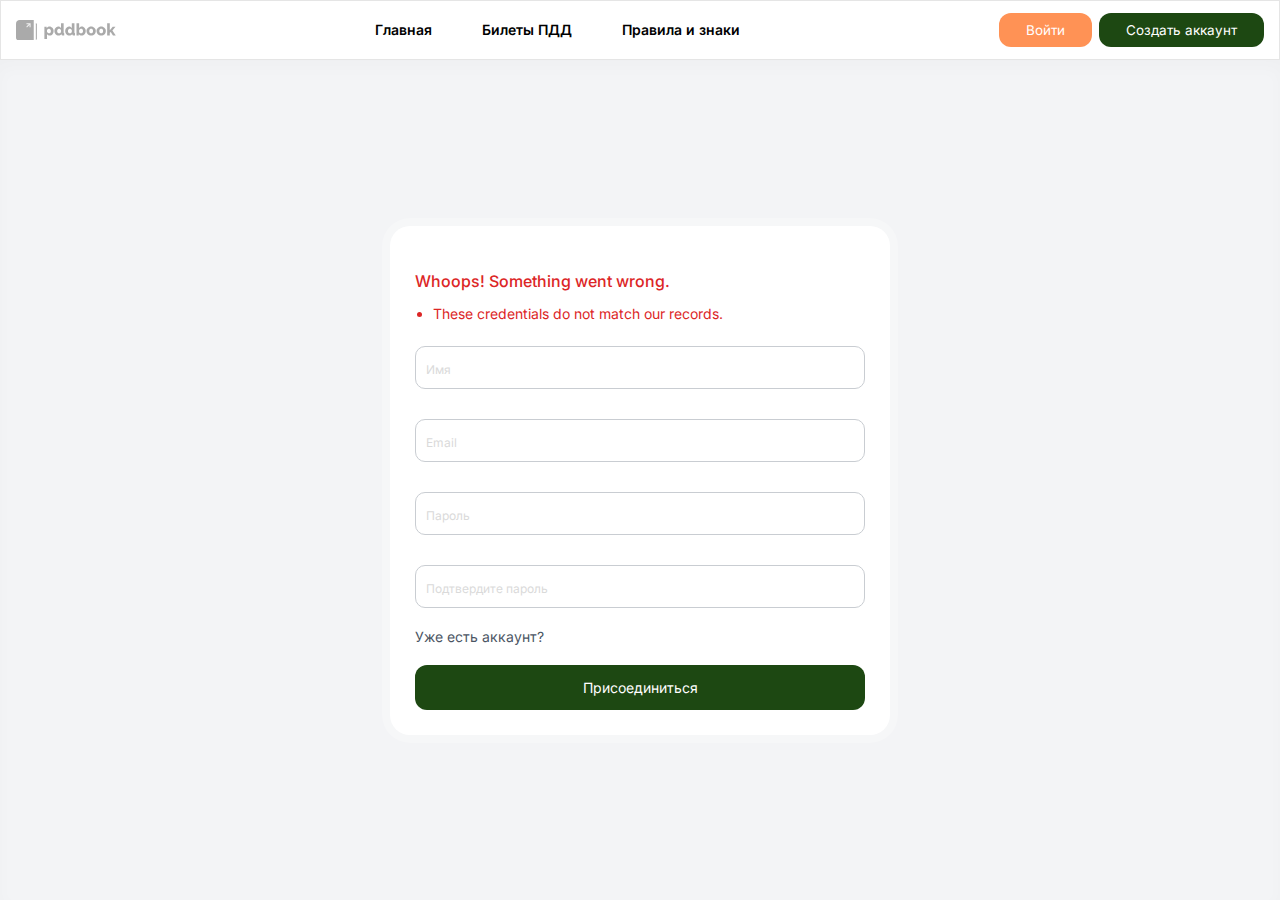
<file: register.html>
<!DOCTYPE html>
<html lang="en">
    <head>
        <meta charset="UTF-8" />
        <meta http-equiv="X-UA-Compatible" content="IE=edge" />
        <meta name="viewport" content="width=device-width, initial-scale=1.0" />
        <link rel="stylesheet" href="css/app.css" />
        <title>pddbook - beta</title>
    </head>
    <body>
        <header class="header login-register">
            <div class="flex">
                <div class="logo">
                    <svg viewBox="0 0 91 19" fill="none" xmlns="http://www.w3.org/2000/svg">
                        <path
                            d="M3.23 19H16.15V0H3.23C1.44612 0 0 1.41777 0 3.16667V15.8333C0 17.5822 1.44612 19 3.23 19Z"
                            fill="#AAAAAA"
                        ></path>
                        <path
                            d="M18.05 2.85V18.05C18.5747 18.05 19 17.5639 19 16.9643V3.93571C19 3.33609 18.5747 2.85 18.05 2.85Z"
                            fill="#AAAAAA"
                        ></path>
                        <path
                            fill-rule="evenodd"
                            clip-rule="evenodd"
                            d="M9.5 2.85H13.3V6.65H12.3139V4.53338L10.1973 6.65H9.5V5.95272L11.6166 3.8361H9.5V2.85Z"
                            fill="#EFEFEF"
                        ></path>
                        <path
                            d="M30.805 14.15C30.215 14.15 29.7 14.025 29.26 13.775C28.82 13.515 28.475 13.165 28.225 12.725V17.195H25.825V6.125H27.91V7.4C28.2 6.95 28.565 6.6 29.005 6.35C29.445 6.1 29.96 5.975 30.55 5.975C31.08 5.975 31.565 6.08 32.005 6.29C32.455 6.5 32.845 6.79 33.175 7.16C33.505 7.53 33.76 7.96 33.94 8.45C34.12 8.94 34.21 9.47 34.21 10.04C34.21 10.82 34.065 11.52 33.775 12.14C33.485 12.76 33.08 13.25 32.56 13.61C32.05 13.97 31.465 14.15 30.805 14.15ZM29.995 12.125C30.255 12.125 30.49 12.07 30.7 11.96C30.92 11.84 31.11 11.685 31.27 11.495C31.43 11.305 31.55 11.085 31.63 10.835C31.72 10.575 31.765 10.305 31.765 10.025C31.765 9.735 31.715 9.47 31.615 9.23C31.525 8.99 31.395 8.78 31.225 8.6C31.055 8.41 30.855 8.265 30.625 8.165C30.395 8.065 30.145 8.015 29.875 8.015C29.715 8.015 29.55 8.04 29.38 8.09C29.22 8.14 29.065 8.215 28.915 8.315C28.775 8.405 28.645 8.515 28.525 8.645C28.405 8.775 28.305 8.925 28.225 9.095V10.715C28.335 10.985 28.48 11.225 28.66 11.435C28.84 11.645 29.045 11.815 29.275 11.945C29.505 12.065 29.745 12.125 29.995 12.125ZM34.9697 10.055C34.9697 9.285 35.1197 8.595 35.4197 7.985C35.7197 7.365 36.1297 6.875 36.6497 6.515C37.1697 6.155 37.7697 5.975 38.4497 5.975C38.9997 5.975 39.4997 6.11 39.9497 6.38C40.3997 6.64 40.7397 6.985 40.9697 7.415V3.05H43.3697V11.33C43.3697 11.57 43.4097 11.74 43.4897 11.84C43.5697 11.93 43.6997 11.985 43.8797 12.005V14C43.4597 14.08 43.1197 14.12 42.8597 14.12C42.4497 14.12 42.1147 14.03 41.8547 13.85C41.6047 13.67 41.4497 13.42 41.3897 13.1L41.3447 12.695C41.0647 13.185 40.6847 13.55 40.2047 13.79C39.7247 14.03 39.2197 14.15 38.6897 14.15C38.1497 14.15 37.6497 14.05 37.1897 13.85C36.7397 13.64 36.3447 13.35 36.0047 12.98C35.6747 12.61 35.4197 12.175 35.2397 11.675C35.0597 11.175 34.9697 10.635 34.9697 10.055ZM40.9847 11.03V9.38C40.8847 9.11 40.7397 8.875 40.5497 8.675C40.3697 8.475 40.1597 8.315 39.9197 8.195C39.6897 8.075 39.4547 8.015 39.2147 8.015C38.9547 8.015 38.7147 8.07 38.4947 8.18C38.2847 8.29 38.0997 8.445 37.9397 8.645C37.7797 8.835 37.6547 9.055 37.5647 9.305C37.4847 9.555 37.4447 9.82 37.4447 10.1C37.4447 10.39 37.4897 10.66 37.5797 10.91C37.6797 11.15 37.8147 11.365 37.9847 11.555C38.1547 11.735 38.3547 11.875 38.5847 11.975C38.8147 12.075 39.0647 12.125 39.3347 12.125C39.5047 12.125 39.6697 12.1 39.8297 12.05C39.9897 11.99 40.1397 11.915 40.2797 11.825C40.4297 11.735 40.5647 11.62 40.6847 11.48C40.8047 11.34 40.9047 11.19 40.9847 11.03ZM44.7842 10.055C44.7842 9.285 44.9342 8.595 45.2342 7.985C45.5342 7.365 45.9442 6.875 46.4642 6.515C46.9842 6.155 47.5842 5.975 48.2642 5.975C48.8142 5.975 49.3142 6.11 49.7642 6.38C50.2142 6.64 50.5542 6.985 50.7842 7.415V3.05H53.1842V11.33C53.1842 11.57 53.2242 11.74 53.3042 11.84C53.3842 11.93 53.5142 11.985 53.6942 12.005V14C53.2742 14.08 52.9342 14.12 52.6742 14.12C52.2642 14.12 51.9292 14.03 51.6692 13.85C51.4192 13.67 51.2642 13.42 51.2042 13.1L51.1592 12.695C50.8792 13.185 50.4992 13.55 50.0192 13.79C49.5392 14.03 49.0342 14.15 48.5042 14.15C47.9642 14.15 47.4642 14.05 47.0042 13.85C46.5542 13.64 46.1592 13.35 45.8192 12.98C45.4892 12.61 45.2342 12.175 45.0542 11.675C44.8742 11.175 44.7842 10.635 44.7842 10.055ZM50.7992 11.03V9.38C50.6992 9.11 50.5542 8.875 50.3642 8.675C50.1842 8.475 49.9742 8.315 49.7342 8.195C49.5042 8.075 49.2692 8.015 49.0292 8.015C48.7692 8.015 48.5292 8.07 48.3092 8.18C48.0992 8.29 47.9142 8.445 47.7542 8.645C47.5942 8.835 47.4692 9.055 47.3792 9.305C47.2992 9.555 47.2592 9.82 47.2592 10.1C47.2592 10.39 47.3042 10.66 47.3942 10.91C47.4942 11.15 47.6292 11.365 47.7992 11.555C47.9692 11.735 48.1692 11.875 48.3992 11.975C48.6292 12.075 48.8792 12.125 49.1492 12.125C49.3192 12.125 49.4842 12.1 49.6442 12.05C49.8042 11.99 49.9542 11.915 50.0942 11.825C50.2442 11.735 50.3792 11.62 50.4992 11.48C50.6192 11.34 50.7192 11.19 50.7992 11.03ZM59.7736 14.15C59.1736 14.15 58.6486 14.025 58.1986 13.775C57.7486 13.515 57.3936 13.155 57.1336 12.695V14H55.0486V3.05H57.4486V7.415C57.7086 6.955 58.0536 6.6 58.4836 6.35C58.9236 6.1 59.4386 5.975 60.0286 5.975C60.5286 5.975 60.9836 6.085 61.3936 6.305C61.8136 6.515 62.1736 6.81 62.4736 7.19C62.7836 7.56 63.0236 7.995 63.1936 8.495C63.3636 8.985 63.4486 9.52 63.4486 10.1C63.4486 10.67 63.3536 11.2 63.1636 11.69C62.9836 12.18 62.7286 12.61 62.3986 12.98C62.0686 13.35 61.6786 13.64 61.2286 13.85C60.7886 14.05 60.3036 14.15 59.7736 14.15ZM59.0986 12.125C59.3686 12.125 59.6186 12.075 59.8486 11.975C60.0886 11.865 60.2936 11.72 60.4636 11.54C60.6336 11.36 60.7636 11.15 60.8536 10.91C60.9436 10.66 60.9886 10.39 60.9886 10.1C60.9886 9.73 60.9136 9.385 60.7636 9.065C60.6136 8.745 60.4036 8.49 60.1336 8.3C59.8736 8.11 59.5686 8.015 59.2186 8.015C58.9686 8.015 58.7286 8.075 58.4986 8.195C58.2686 8.315 58.0636 8.48 57.8836 8.69C57.7036 8.89 57.5586 9.12 57.4486 9.38V11.03C57.5286 11.2 57.6286 11.355 57.7486 11.495C57.8686 11.625 57.9986 11.735 58.1386 11.825C58.2886 11.915 58.4436 11.99 58.6036 12.05C58.7736 12.1 58.9386 12.125 59.0986 12.125ZM68.3934 14.15C67.7234 14.15 67.1234 14.04 66.5934 13.82C66.0734 13.6 65.6334 13.3 65.2734 12.92C64.9134 12.54 64.6384 12.105 64.4484 11.615C64.2684 11.125 64.1784 10.61 64.1784 10.07C64.1784 9.52 64.2684 9 64.4484 8.51C64.6384 8.02 64.9134 7.585 65.2734 7.205C65.6334 6.825 66.0734 6.525 66.5934 6.305C67.1234 6.085 67.7234 5.975 68.3934 5.975C69.0634 5.975 69.6584 6.085 70.1784 6.305C70.6984 6.525 71.1384 6.825 71.4984 7.205C71.8584 7.585 72.1334 8.02 72.3234 8.51C72.5134 9 72.6084 9.52 72.6084 10.07C72.6084 10.61 72.5134 11.125 72.3234 11.615C72.1334 12.105 71.8584 12.54 71.4984 12.92C71.1384 13.3 70.6984 13.6 70.1784 13.82C69.6584 14.04 69.0634 14.15 68.3934 14.15ZM66.6384 10.07C66.6384 10.48 66.7134 10.84 66.8634 11.15C67.0234 11.46 67.2334 11.7 67.4934 11.87C67.7534 12.04 68.0534 12.125 68.3934 12.125C68.7234 12.125 69.0184 12.04 69.2784 11.87C69.5484 11.69 69.7584 11.445 69.9084 11.135C70.0584 10.825 70.1334 10.47 70.1334 10.07C70.1334 9.66 70.0584 9.3 69.9084 8.99C69.7584 8.68 69.5484 8.44 69.2784 8.27C69.0184 8.1 68.7234 8.015 68.3934 8.015C68.0534 8.015 67.7534 8.1 67.4934 8.27C67.2334 8.44 67.0234 8.68 66.8634 8.99C66.7134 9.3 66.6384 9.66 66.6384 10.07ZM77.5486 14.15C76.8786 14.15 76.2786 14.04 75.7486 13.82C75.2286 13.6 74.7886 13.3 74.4286 12.92C74.0686 12.54 73.7936 12.105 73.6036 11.615C73.4236 11.125 73.3336 10.61 73.3336 10.07C73.3336 9.52 73.4236 9 73.6036 8.51C73.7936 8.02 74.0686 7.585 74.4286 7.205C74.7886 6.825 75.2286 6.525 75.7486 6.305C76.2786 6.085 76.8786 5.975 77.5486 5.975C78.2186 5.975 78.8136 6.085 79.3336 6.305C79.8536 6.525 80.2936 6.825 80.6536 7.205C81.0136 7.585 81.2886 8.02 81.4786 8.51C81.6686 9 81.7636 9.52 81.7636 10.07C81.7636 10.61 81.6686 11.125 81.4786 11.615C81.2886 12.105 81.0136 12.54 80.6536 12.92C80.2936 13.3 79.8536 13.6 79.3336 13.82C78.8136 14.04 78.2186 14.15 77.5486 14.15ZM75.7936 10.07C75.7936 10.48 75.8686 10.84 76.0186 11.15C76.1786 11.46 76.3886 11.7 76.6486 11.87C76.9086 12.04 77.2086 12.125 77.5486 12.125C77.8786 12.125 78.1736 12.04 78.4336 11.87C78.7036 11.69 78.9136 11.445 79.0636 11.135C79.2136 10.825 79.2886 10.47 79.2886 10.07C79.2886 9.66 79.2136 9.3 79.0636 8.99C78.9136 8.68 78.7036 8.44 78.4336 8.27C78.1736 8.1 77.8786 8.015 77.5486 8.015C77.2086 8.015 76.9086 8.1 76.6486 8.27C76.3886 8.44 76.1786 8.68 76.0186 8.99C75.8686 9.3 75.7936 9.66 75.7936 10.07ZM88.2489 14L86.1939 10.85L85.3539 11.705V14H82.9539V3.05H85.3539V9.38L88.0239 6.125H90.5589L87.7239 9.515L90.7989 14H88.2489Z"
                            fill="#AAAAAA"
                        ></path>
                    </svg>
                </div>
                <nav class="header__menu" id="menu">
                    <div class="header__menu-close" id="menu-close">
                        <svg
                            xmlns="http://www.w3.org/2000/svg"
                            width="32"
                            height="32"
                            fill="currentColor"
                            class="bi bi-x-lg"
                            viewBox="0 0 16 16"
                        >
                            <path
                                d="M2.146 2.854a.5.5 0 1 1 .708-.708L8 7.293l5.146-5.147a.5.5 0 0 1 .708.708L8.707 8l5.147 5.146a.5.5 0 0 1-.708.708L8 8.707l-5.146 5.147a.5.5 0 0 1-.708-.708L7.293 8 2.146 2.854Z"
                            ></path>
                        </svg>
                    </div>
                    <ul class="header__menu-list">
                        <li class="header__menu-list-item">
                            <a href="index.html" class="header__menu-list-link">Главная</a>
                        </li>
                        <li class="header__menu-list-item">
                            <a href="" class="header__menu-list-link">Билеты ПДД</a>
                        </li>
                        <li class="header__menu-list-item">
                            <a href="" class="header__menu-list-link">Правила и знаки</a>
                        </li>
                    </ul>
                    <div class="header__menu-auth">
                        <a class="header__menu-auth-login" href="login.html">Войти</a>
                        <a class="header__menu-auth-reg" href="register.html">Создать аккаунт</a>
                    </div>
                </nav>
                <div class="burger" id="burger">
                    <div class="burger__item"></div>
                    <div class="burger__item"></div>
                    <div class="burger__item"></div>
                </div>
            </div>
        </header>
    </body>
    <section class="login-block">
        <div class="container">
            <div class="login">
                <div class="error-block">
                    <div class="error-block__title">Whoops! Something went wrong.</div>
                    <ul class="error-block__text">
                        <li>These credentials do not match our records.</li>
                    </ul>
                </div>
                <input class="login__input" type="text" placeholder="Имя" />
                <input class="login__input" type="email" placeholder="Email" />
                <input class="login__input" type="password" placeholder="Пароль" />
                <input class="login__input" type="password" placeholder="Подтвердите пароль" />
                <a href="login.html" class="login__login-entry">Уже есть аккаунт?</a>
                <button type="submit" class="login__button register">Присоединиться</button>
            </div>
        </div>
    </section>
    <script src="js/index.js"></script>
</html>
</file>
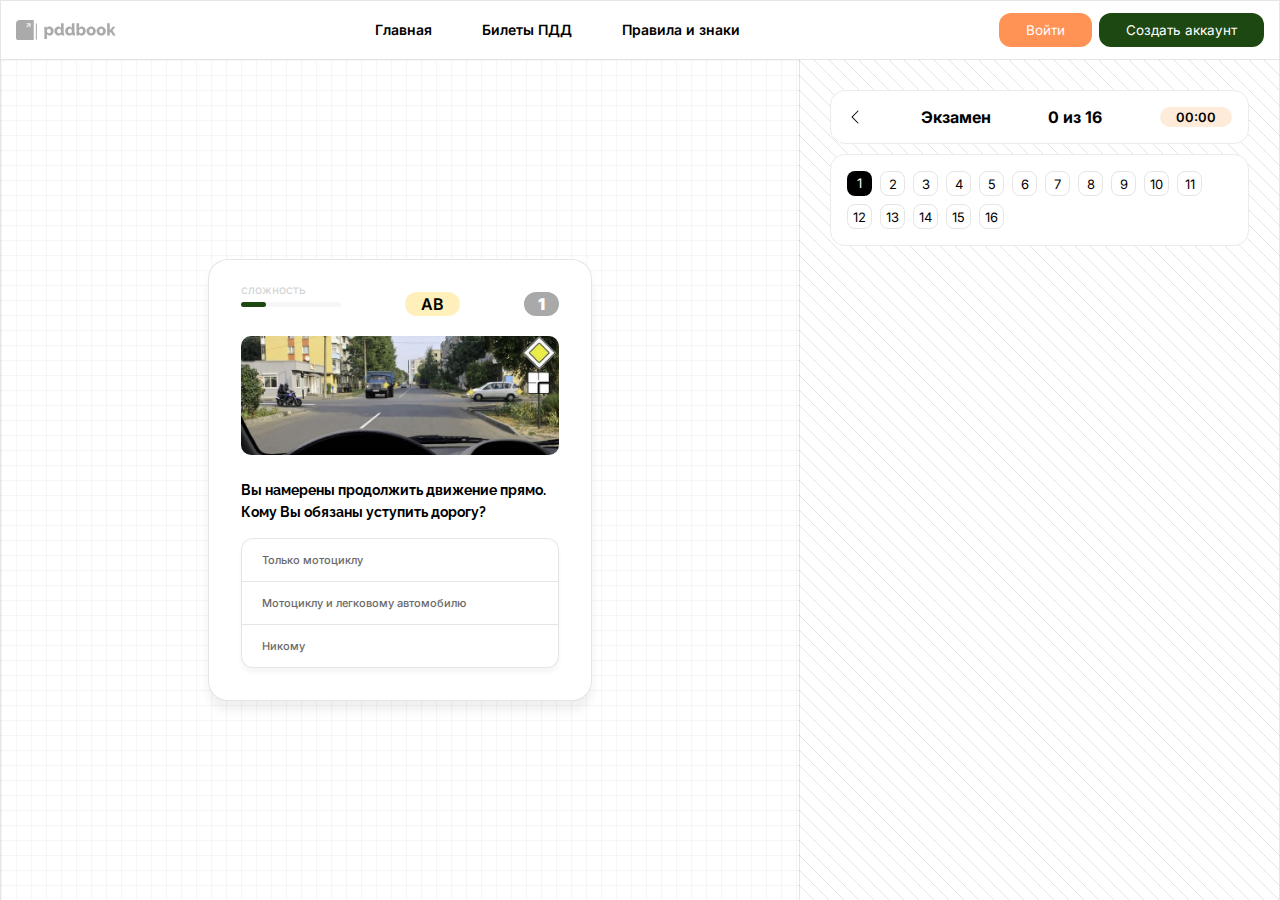
<file: trainer.html>
<!DOCTYPE html>
<html lang="en">
    <head>
        <meta charset="UTF-8" />
        <meta http-equiv="X-UA-Compatible" content="IE=edge" />
        <meta name="viewport" content="width=device-width, initial-scale=1.0" />
        <link rel="stylesheet" href="css/app.css?1.0.0v" />
        <title>pddbook - beta</title>
    </head>
    <body>
        <header class="header login-register">
            <div class="flex">
                <div class="logo">
                    <svg viewBox="0 0 91 19" fill="none" xmlns="http://www.w3.org/2000/svg">
                        <path
                            d="M3.23 19H16.15V0H3.23C1.44612 0 0 1.41777 0 3.16667V15.8333C0 17.5822 1.44612 19 3.23 19Z"
                            fill="#AAAAAA"
                        ></path>
                        <path
                            d="M18.05 2.85V18.05C18.5747 18.05 19 17.5639 19 16.9643V3.93571C19 3.33609 18.5747 2.85 18.05 2.85Z"
                            fill="#AAAAAA"
                        ></path>
                        <path
                            fill-rule="evenodd"
                            clip-rule="evenodd"
                            d="M9.5 2.85H13.3V6.65H12.3139V4.53338L10.1973 6.65H9.5V5.95272L11.6166 3.8361H9.5V2.85Z"
                            fill="#EFEFEF"
                        ></path>
                        <path
                            d="M30.805 14.15C30.215 14.15 29.7 14.025 29.26 13.775C28.82 13.515 28.475 13.165 28.225 12.725V17.195H25.825V6.125H27.91V7.4C28.2 6.95 28.565 6.6 29.005 6.35C29.445 6.1 29.96 5.975 30.55 5.975C31.08 5.975 31.565 6.08 32.005 6.29C32.455 6.5 32.845 6.79 33.175 7.16C33.505 7.53 33.76 7.96 33.94 8.45C34.12 8.94 34.21 9.47 34.21 10.04C34.21 10.82 34.065 11.52 33.775 12.14C33.485 12.76 33.08 13.25 32.56 13.61C32.05 13.97 31.465 14.15 30.805 14.15ZM29.995 12.125C30.255 12.125 30.49 12.07 30.7 11.96C30.92 11.84 31.11 11.685 31.27 11.495C31.43 11.305 31.55 11.085 31.63 10.835C31.72 10.575 31.765 10.305 31.765 10.025C31.765 9.735 31.715 9.47 31.615 9.23C31.525 8.99 31.395 8.78 31.225 8.6C31.055 8.41 30.855 8.265 30.625 8.165C30.395 8.065 30.145 8.015 29.875 8.015C29.715 8.015 29.55 8.04 29.38 8.09C29.22 8.14 29.065 8.215 28.915 8.315C28.775 8.405 28.645 8.515 28.525 8.645C28.405 8.775 28.305 8.925 28.225 9.095V10.715C28.335 10.985 28.48 11.225 28.66 11.435C28.84 11.645 29.045 11.815 29.275 11.945C29.505 12.065 29.745 12.125 29.995 12.125ZM34.9697 10.055C34.9697 9.285 35.1197 8.595 35.4197 7.985C35.7197 7.365 36.1297 6.875 36.6497 6.515C37.1697 6.155 37.7697 5.975 38.4497 5.975C38.9997 5.975 39.4997 6.11 39.9497 6.38C40.3997 6.64 40.7397 6.985 40.9697 7.415V3.05H43.3697V11.33C43.3697 11.57 43.4097 11.74 43.4897 11.84C43.5697 11.93 43.6997 11.985 43.8797 12.005V14C43.4597 14.08 43.1197 14.12 42.8597 14.12C42.4497 14.12 42.1147 14.03 41.8547 13.85C41.6047 13.67 41.4497 13.42 41.3897 13.1L41.3447 12.695C41.0647 13.185 40.6847 13.55 40.2047 13.79C39.7247 14.03 39.2197 14.15 38.6897 14.15C38.1497 14.15 37.6497 14.05 37.1897 13.85C36.7397 13.64 36.3447 13.35 36.0047 12.98C35.6747 12.61 35.4197 12.175 35.2397 11.675C35.0597 11.175 34.9697 10.635 34.9697 10.055ZM40.9847 11.03V9.38C40.8847 9.11 40.7397 8.875 40.5497 8.675C40.3697 8.475 40.1597 8.315 39.9197 8.195C39.6897 8.075 39.4547 8.015 39.2147 8.015C38.9547 8.015 38.7147 8.07 38.4947 8.18C38.2847 8.29 38.0997 8.445 37.9397 8.645C37.7797 8.835 37.6547 9.055 37.5647 9.305C37.4847 9.555 37.4447 9.82 37.4447 10.1C37.4447 10.39 37.4897 10.66 37.5797 10.91C37.6797 11.15 37.8147 11.365 37.9847 11.555C38.1547 11.735 38.3547 11.875 38.5847 11.975C38.8147 12.075 39.0647 12.125 39.3347 12.125C39.5047 12.125 39.6697 12.1 39.8297 12.05C39.9897 11.99 40.1397 11.915 40.2797 11.825C40.4297 11.735 40.5647 11.62 40.6847 11.48C40.8047 11.34 40.9047 11.19 40.9847 11.03ZM44.7842 10.055C44.7842 9.285 44.9342 8.595 45.2342 7.985C45.5342 7.365 45.9442 6.875 46.4642 6.515C46.9842 6.155 47.5842 5.975 48.2642 5.975C48.8142 5.975 49.3142 6.11 49.7642 6.38C50.2142 6.64 50.5542 6.985 50.7842 7.415V3.05H53.1842V11.33C53.1842 11.57 53.2242 11.74 53.3042 11.84C53.3842 11.93 53.5142 11.985 53.6942 12.005V14C53.2742 14.08 52.9342 14.12 52.6742 14.12C52.2642 14.12 51.9292 14.03 51.6692 13.85C51.4192 13.67 51.2642 13.42 51.2042 13.1L51.1592 12.695C50.8792 13.185 50.4992 13.55 50.0192 13.79C49.5392 14.03 49.0342 14.15 48.5042 14.15C47.9642 14.15 47.4642 14.05 47.0042 13.85C46.5542 13.64 46.1592 13.35 45.8192 12.98C45.4892 12.61 45.2342 12.175 45.0542 11.675C44.8742 11.175 44.7842 10.635 44.7842 10.055ZM50.7992 11.03V9.38C50.6992 9.11 50.5542 8.875 50.3642 8.675C50.1842 8.475 49.9742 8.315 49.7342 8.195C49.5042 8.075 49.2692 8.015 49.0292 8.015C48.7692 8.015 48.5292 8.07 48.3092 8.18C48.0992 8.29 47.9142 8.445 47.7542 8.645C47.5942 8.835 47.4692 9.055 47.3792 9.305C47.2992 9.555 47.2592 9.82 47.2592 10.1C47.2592 10.39 47.3042 10.66 47.3942 10.91C47.4942 11.15 47.6292 11.365 47.7992 11.555C47.9692 11.735 48.1692 11.875 48.3992 11.975C48.6292 12.075 48.8792 12.125 49.1492 12.125C49.3192 12.125 49.4842 12.1 49.6442 12.05C49.8042 11.99 49.9542 11.915 50.0942 11.825C50.2442 11.735 50.3792 11.62 50.4992 11.48C50.6192 11.34 50.7192 11.19 50.7992 11.03ZM59.7736 14.15C59.1736 14.15 58.6486 14.025 58.1986 13.775C57.7486 13.515 57.3936 13.155 57.1336 12.695V14H55.0486V3.05H57.4486V7.415C57.7086 6.955 58.0536 6.6 58.4836 6.35C58.9236 6.1 59.4386 5.975 60.0286 5.975C60.5286 5.975 60.9836 6.085 61.3936 6.305C61.8136 6.515 62.1736 6.81 62.4736 7.19C62.7836 7.56 63.0236 7.995 63.1936 8.495C63.3636 8.985 63.4486 9.52 63.4486 10.1C63.4486 10.67 63.3536 11.2 63.1636 11.69C62.9836 12.18 62.7286 12.61 62.3986 12.98C62.0686 13.35 61.6786 13.64 61.2286 13.85C60.7886 14.05 60.3036 14.15 59.7736 14.15ZM59.0986 12.125C59.3686 12.125 59.6186 12.075 59.8486 11.975C60.0886 11.865 60.2936 11.72 60.4636 11.54C60.6336 11.36 60.7636 11.15 60.8536 10.91C60.9436 10.66 60.9886 10.39 60.9886 10.1C60.9886 9.73 60.9136 9.385 60.7636 9.065C60.6136 8.745 60.4036 8.49 60.1336 8.3C59.8736 8.11 59.5686 8.015 59.2186 8.015C58.9686 8.015 58.7286 8.075 58.4986 8.195C58.2686 8.315 58.0636 8.48 57.8836 8.69C57.7036 8.89 57.5586 9.12 57.4486 9.38V11.03C57.5286 11.2 57.6286 11.355 57.7486 11.495C57.8686 11.625 57.9986 11.735 58.1386 11.825C58.2886 11.915 58.4436 11.99 58.6036 12.05C58.7736 12.1 58.9386 12.125 59.0986 12.125ZM68.3934 14.15C67.7234 14.15 67.1234 14.04 66.5934 13.82C66.0734 13.6 65.6334 13.3 65.2734 12.92C64.9134 12.54 64.6384 12.105 64.4484 11.615C64.2684 11.125 64.1784 10.61 64.1784 10.07C64.1784 9.52 64.2684 9 64.4484 8.51C64.6384 8.02 64.9134 7.585 65.2734 7.205C65.6334 6.825 66.0734 6.525 66.5934 6.305C67.1234 6.085 67.7234 5.975 68.3934 5.975C69.0634 5.975 69.6584 6.085 70.1784 6.305C70.6984 6.525 71.1384 6.825 71.4984 7.205C71.8584 7.585 72.1334 8.02 72.3234 8.51C72.5134 9 72.6084 9.52 72.6084 10.07C72.6084 10.61 72.5134 11.125 72.3234 11.615C72.1334 12.105 71.8584 12.54 71.4984 12.92C71.1384 13.3 70.6984 13.6 70.1784 13.82C69.6584 14.04 69.0634 14.15 68.3934 14.15ZM66.6384 10.07C66.6384 10.48 66.7134 10.84 66.8634 11.15C67.0234 11.46 67.2334 11.7 67.4934 11.87C67.7534 12.04 68.0534 12.125 68.3934 12.125C68.7234 12.125 69.0184 12.04 69.2784 11.87C69.5484 11.69 69.7584 11.445 69.9084 11.135C70.0584 10.825 70.1334 10.47 70.1334 10.07C70.1334 9.66 70.0584 9.3 69.9084 8.99C69.7584 8.68 69.5484 8.44 69.2784 8.27C69.0184 8.1 68.7234 8.015 68.3934 8.015C68.0534 8.015 67.7534 8.1 67.4934 8.27C67.2334 8.44 67.0234 8.68 66.8634 8.99C66.7134 9.3 66.6384 9.66 66.6384 10.07ZM77.5486 14.15C76.8786 14.15 76.2786 14.04 75.7486 13.82C75.2286 13.6 74.7886 13.3 74.4286 12.92C74.0686 12.54 73.7936 12.105 73.6036 11.615C73.4236 11.125 73.3336 10.61 73.3336 10.07C73.3336 9.52 73.4236 9 73.6036 8.51C73.7936 8.02 74.0686 7.585 74.4286 7.205C74.7886 6.825 75.2286 6.525 75.7486 6.305C76.2786 6.085 76.8786 5.975 77.5486 5.975C78.2186 5.975 78.8136 6.085 79.3336 6.305C79.8536 6.525 80.2936 6.825 80.6536 7.205C81.0136 7.585 81.2886 8.02 81.4786 8.51C81.6686 9 81.7636 9.52 81.7636 10.07C81.7636 10.61 81.6686 11.125 81.4786 11.615C81.2886 12.105 81.0136 12.54 80.6536 12.92C80.2936 13.3 79.8536 13.6 79.3336 13.82C78.8136 14.04 78.2186 14.15 77.5486 14.15ZM75.7936 10.07C75.7936 10.48 75.8686 10.84 76.0186 11.15C76.1786 11.46 76.3886 11.7 76.6486 11.87C76.9086 12.04 77.2086 12.125 77.5486 12.125C77.8786 12.125 78.1736 12.04 78.4336 11.87C78.7036 11.69 78.9136 11.445 79.0636 11.135C79.2136 10.825 79.2886 10.47 79.2886 10.07C79.2886 9.66 79.2136 9.3 79.0636 8.99C78.9136 8.68 78.7036 8.44 78.4336 8.27C78.1736 8.1 77.8786 8.015 77.5486 8.015C77.2086 8.015 76.9086 8.1 76.6486 8.27C76.3886 8.44 76.1786 8.68 76.0186 8.99C75.8686 9.3 75.7936 9.66 75.7936 10.07ZM88.2489 14L86.1939 10.85L85.3539 11.705V14H82.9539V3.05H85.3539V9.38L88.0239 6.125H90.5589L87.7239 9.515L90.7989 14H88.2489Z"
                            fill="#AAAAAA"
                        ></path>
                    </svg>
                </div>
                <nav class="header__menu" id="menu">
                    <div class="header__menu-close" id="menu-close">
                        <svg
                            xmlns="http://www.w3.org/2000/svg"
                            width="32"
                            height="32"
                            fill="currentColor"
                            class="bi bi-x-lg"
                            viewBox="0 0 16 16"
                        >
                            <path
                                d="M2.146 2.854a.5.5 0 1 1 .708-.708L8 7.293l5.146-5.147a.5.5 0 0 1 .708.708L8.707 8l5.147 5.146a.5.5 0 0 1-.708.708L8 8.707l-5.146 5.147a.5.5 0 0 1-.708-.708L7.293 8 2.146 2.854Z"
                            ></path>
                        </svg>
                    </div>
                    <ul class="header__menu-list">
                        <li class="header__menu-list-item">
                            <a href="index.html" class="header__menu-list-link">Главная</a>
                        </li>
                        <li class="header__menu-list-item">
                            <a href="" class="header__menu-list-link">Билеты ПДД</a>
                        </li>
                        <li class="header__menu-list-item">
                            <a href="" class="header__menu-list-link">Правила и знаки</a>
                        </li>
                    </ul>
                    <div class="header__menu-auth">
                        <a class="header__menu-auth-login" href="login.html">Войти</a>
                        <a class="header__menu-auth-reg" href="register.html">Создать аккаунт</a>
                    </div>
                </nav>
                <div class="burger" id="burger">
                    <div class="burger__item"></div>
                    <div class="burger__item"></div>
                    <div class="burger__item"></div>
                </div>
            </div>
        </header>
        <div class="container train">
            <section class="title-questions-block">
                <div class="title-block">
                    <svg
                        class="title-block__img"
                        xmlns="http://www.w3.org/2000/svg"
                        width="16"
                        height="16"
                        fill="currentColor"
                        class="bi bi-chevron-left"
                        viewBox="0 0 16 16"
                    >
                        <path
                            fill-rule="evenodd"
                            d="M11.354 1.646a.5.5 0 0 1 0 .708L5.707 8l5.647 5.646a.5.5 0 0 1-.708.708l-6-6a.5.5 0 0 1 0-.708l6-6a.5.5 0 0 1 .708 0z"
                        ></path>
                    </svg>
                    <div class="title-block__examination">Экзамен</div>
                    <div class="title-block__number">0 из 16</div>
                    <div class="title-block__time">00:00</div>
                </div>
                <div class="questions-block-num">
                    <div class="questions-block-num__question active">1</div>
                    <div class="questions-block-num__question">2</div>
                    <div class="questions-block-num__question">3</div>
                    <div class="questions-block-num__question">4</div>
                    <div class="questions-block-num__question">5</div>
                    <div class="questions-block-num__question">6</div>
                    <div class="questions-block-num__question">7</div>
                    <div class="questions-block-num__question">8</div>
                    <div class="questions-block-num__question">9</div>
                    <div class="questions-block-num__question">10</div>
                    <div class="questions-block-num__question">11</div>
                    <div class="questions-block-num__question">12</div>
                    <div class="questions-block-num__question">13</div>
                    <div class="questions-block-num__question">14</div>
                    <div class="questions-block-num__question">15</div>
                    <div class="questions-block-num__question">16</div>
                </div>
            </section>
            <section class="question-block">
                <div class="question-block__question">
                    <div class="question-block__question-trouble">
                        <div class="question-block__question-trouble-block">
                            <div class="question-block__question-trouble-block__line"></div>
                        </div>
                        <div class="question-block__question-trouble-text">AB</div>
                        <div class="question-block__question-trouble-number">1</div>
                    </div>
                    <img src="img/card_05.jpg" alt="" class="question-block__question-img" />
                    <div class="question-block__question-text">
                        Вы намерены продолжить движение прямо. Кому Вы обязаны уступить дорогу?
                    </div>
                    <div class="question-block__question-variants">
                        <div class="question-block__question-variants__variant">Только мотоциклу</div>
                        <div class="question-block__question-variants__variant">Мотоциклу и легковому автомобилю</div>
                        <div class="question-block__question-variants__variant">Никому</div>
                    </div>
                </div>
            </section>
        </div>
    </body>
    <script src="js/index.js"></script>
</html>
</file>
<file: css/app.css>
﻿@import url("https://fonts.googleapis.com/css2?family=Raleway:wght@100;200;300;400;500;600;700;800;900&display=swap");
@import url("https://fonts.googleapis.com/css2?family=Inter:wght@100;200;300;400;500;600;700;800&display=swap");
* {
    box-sizing: border-box;
}
html,
body {
    margin: 0;
    padding: 0;
    width: 100%;
    height: 100%;
    display: flex;
    flex-direction: column;
}
.container {
    max-width: 1470px;
    width: 100%;
    margin: 0 auto;
    padding: 0 15px;
}
.header {
    width: 100%;
    height: 60px;
    display: flex;
    align-items: center;
    justify-content: space-between;
    background: #fff;
}
.header .logo {
    display: flex;
    max-width: 100px;
}
.header .logo svg {
    width: 100%;
}
.header__menu {
    width: 100%;
    display: flex;
    align-items: center;
}
.header__menu-close {
    display: none;
    margin-left: auto;
}
.header__menu-list {
    margin: 0 auto;
    padding: 0;
    display: flex;
    gap: 50px;
}
.header__menu-list-item {
    list-style: none;
}
.header__menu-list-link {
    font-size: 14px;
    font-weight: 600;
    font-family: "Inter", sans-serif;
    text-decoration: none;
    color: #000;
    transition: color 0.4s ease;
}
.header__menu-list-link:hover {
    color: #ff9255;
}
.header__menu-auth {
    display: flex;
    align-items: center;
    gap: 7px;
    font-family: "Inter", sans-serif;
}
.header__menu-auth-login {
    font-size: 13.5px;
    padding: 7px 27px;
    color: #fff;
    background-color: #ff9255;
    border-radius: 12px;
    line-height: 150%;
    transition: margin 0.3s ease;
    text-decoration: none;
    text-align: center;
}
.header__menu-auth-login:hover {
    margin-top: 15px;
    cursor: pointer;
}
.header__menu-auth-reg {
    font-size: 13.5px;
    padding: 7px 27px;
    color: #fff;
    background-color: #1d4812;
    border-radius: 12px;
    line-height: 150%;
    transition: margin 0.3s ease;
    text-decoration: none;
    text-align: center;
}
.header__menu-auth-reg:hover {
    margin-top: 15px;
    cursor: pointer;
}
.header .burger {
    display: none;
    align-items: center;
    justify-content: space-between;
    padding: 0 5px;
    width: 32px;
    height: 32px;
    border-radius: 50%;
    background: #676767;
}
.header .burger__item {
    width: 4.5px;
    height: 4.5px;
    background-color: white;
    border-radius: 50%;
}
@media (max-width: 992px) {
    .header .logo {
        max-width: 20vw;
    }
    .header__menu {
        position: fixed;
        z-index: 3;
        top: 0;
        left: -100%;
        max-width: 100%;
        height: 100%;
        padding: 16px;
        justify-content: space-between;
        flex-direction: column;
        align-items: start;
        background-color: #fff;
        border-right: 1px solid rgba(0, 0, 0, 0.1);
        transition: left 0.9s ease;
    }
    .header__menu_active {
        left: 0;
        /* min-height: 100vh;
        min-height: -webkit-fill-available; */
    }
    .header__menu-list {
        margin: 0;
        flex-direction: column;
        gap: 30px;
    }
    .header__menu-list-link {
        font-size: 29px;
    }
    .header__menu-auth-reg {
        white-space: nowrap;
        padding: 7px 20px;
    }
    .header__menu-close {
        display: block;
    }
    .header .burger {
        display: flex;
    }
}
.bg-block {
    background: url(../img/masthead.png) no-repeat;
    background-position: center;
    background-size: cover;
    display: flex;
    min-height: 50vh;
    border-radius: 10px;
    position: relative;
}
.bg-block__buttons {
    position: absolute;
    width: 100%;
    display: flex;
    justify-content: space-evenly;
    flex-wrap: wrap;
    bottom: 20px;
}
@media (min-width: 398px) {
    .bg-block__buttons {
        justify-content: center;
        grid-gap: 0 20px;
    }
}
.bg-block__buttons button {
    margin-top: 15px;
    border: none;
    background: #ffffff;
    padding: 8px 25px;
    border-radius: 30px;
    font-size: 15px;
    transition: all 0.3s ease;
}
.bg-block__buttons button:hover {
    transform: translateY(6px);
    cursor: pointer;
}
.trainer-block {
    margin-top: 40px;
    display: flex;
    flex-direction: column;
    align-items: center;
}
.trainer-block__title {
    font-family: Raleway, sans-serif;
    font-size: 65px;
    line-height: 0.8;
    margin: 60px 0 35px 0;
    font-weight: 800;
}
@media (max-width: 510px) {
    .trainer-block__title {
        text-align: center;
    }
}
.trainer-block__text {
    font-family: "Inter", sans-serif;
    font-size: 18px;
    line-height: 25px;
}
@media (max-width: 545px) {
    .trainer-block__text {
        text-align: center;
    }
}
.trainer-block button {
    font-family: "Inter", sans-serif;
    background: #ff9255;
    color: #fff;
    border: none;
    font-size: 18px;
    width: auto;
    padding: 20px 35px;
    border-radius: 10px;
    margin-top: 50px;
    transition: all 0.3s ease;
}
.trainer-block button:hover {
    transform: translateY(6px);
    cursor: pointer;
}
@media (max-width: 992px) {
    .trainer-block button {
        width: 100%;
    }
}
.trainer-block__img-bottom {
    display: block;
    margin: 40px auto;
}
.manual-block__title {
    text-align: center;
    font-family: Raleway, sans-serif;
    font-weight: 700;
    font-size: 28px;
    margin: 100px 0 50px 0;
}
.manual-block__manual-img {
    display: block;
    margin: 0 auto;
    width: 700px;
}
@media (max-width: 700px) {
    .manual-block__manual-img {
        width: 100%;
    }
}
@media (min-width: 1100px) {
    .manual-block__manual-img {
        width: 500px;
    }
}
.manual-block__list {
    display: flex;
    flex-direction: column;
    gap: 16px;
    padding: 0;
}
.manual-block__list-item {
    display: flex;
    align-items: center;
}
.manual-block__list-item::before {
    content: "";
    display: block;
    background: rgba(0, 0, 0, 0.1);
    width: 15px;
    height: 15px;
    border-radius: 50%;
    flex: 0 0 auto;
}
.manual-block__list-text {
    font-family: Inter, sans-serif;
    font-weight: 500;
    font-size: 13.5px;
    margin-left: 15px;
}
@media (min-width: 1100px) {
    .manual-block__list {
        display: none;
    }
}
.manual-block__bg {
    position: relative;
    margin-top: 60px;
    width: 100%;
    display: flex;
    flex-direction: column;
    align-items: center;
}
.manual-block__bg-img {
    object-fit: cover;
    width: 684px;
    height: 100%;
}
@media (max-width: 720px) {
    .manual-block__bg-img {
        width: 100%;
    }
}
.manual-block__bg-time {
    transform: translate(0, -50%);
    position: absolute;
    top: 50%;
    max-width: 50%;
    width: 100%;
}
@media (max-width: 992px) {
    .manual-block__bg-time {
        max-width: 100%;
    }
}
@media (min-width: 1100px) {
    .text-img {
        position: relative;
        display: flex;
        justify-content: space-evenly;
        align-items: flex-end;
        margin-bottom: 100px;
    }
    .text-img__list {
        display: flex;
        flex-direction: column;
        align-items: center;
    }
    .text-img__list-text {
        max-width: 200px;
        text-align: center;
        font-family: Inter, sans-serif;
        font-weight: 500;
        font-size: 13.5px;
        margin-left: 15px;
        line-height: 20px;
        margin: 20px 0;
    }
    .text-img__block {
        display: flex;
        align-items: flex-end;
        height: 100%;
        max-width: 200px;
    }
    .text-img__block:first-child {
        padding-bottom: 60px;
    }
    .text-img__block:last-child {
        margin-bottom: auto;
        padding-top: 60px;
    }
    .text-img__block-img {
        width: 24px;
        height: 24px;
    }
    .text-img__block-text {
        font-family: Inter, sans-serif;
        font-weight: 500;
        font-size: 13.5px;
        margin-left: 15px;
        line-height: 20px;
    }
    .text-img__block:last-child::before {
        transform: translate(-50%, 150%);
        position: absolute;
        display: block;
        content: "";
        width: 140px;
        height: 80px;
        border-bottom: 2px dotted #dfdfdf;
        border-right: 2px dotted #dfdfdf;
    }
    .text-img__block:first-child::after {
        transform: translate(80%, -180%);
        position: absolute;
        display: block;
        content: "";
        width: 140px;
        height: 80px;
        border-top: 2px dotted #dfdfdf;
        border-left: 2px dotted #dfdfdf;
    }
}
@media (max-width: 1100px) {
    .text-img__list-text {
        display: none;
    }
    .text-img__block {
        display: none;
    }
}
.pay-block {
    margin-top: 50px;
}
.pay-block__service {
    border: 1px solid rgba(0, 0, 0, 0.1);
    border-radius: 24px;
}
.pay-block__priсe {
    padding: 32px;
    border-bottom: 1px solid rgba(0, 0, 0, 0.1);
}
.pay-block__priсe-text {
    font-family: Inter, sans-serif;
    font-size: 38px;
    font-weight: 700;
}
.pay-block__buttons {
    display: flex;
    flex-direction: column;
    padding: 32px;
    text-align: center;
}
.pay-block__buttons-text {
    font-family: Inter, sans-serif;
    font-weight: 500;
    font-size: 13.5px;
    margin-bottom: 30px;
}
.pay-block__buttons-button {
    padding: 15px 30px;
    background: #ff9255;
    border-radius: 12px;
    border: none;
    color: #fff;
    font-size: 16px;
    transition: all 0.3s ease;
}
.pay-block__buttons-button:hover {
    transform: translateY(6px);
    cursor: pointer;
}
.pay-block__buttons-button:last-child {
    background: #1d4812;
}
.pay-block__buttons h3 {
    font-family: Inter, sans-serif;
    font-style: italic;
    font-size: 13.5px;
    font-weight: 300;
    padding: 10px;
}
@media (min-width: 1100px) {
    .pay-block {
        display: block;
        margin: 0 auto;
        margin-top: 50px;
        width: 350px;
    }
}
.questions-block {
    text-align: center;
    margin-top: 64px;
    margin-bottom: 100px;
}
.questions-block__title {
    font-size: 28px;
    font-family: Raleway, sans-serif;
    font-weight: 700;
}
.questions-block__flex {
    display: flex;
    flex-direction: column;
}
.questions-block__question {
    text-align: left;
    display: flex;
    flex-wrap: wrap;
    justify-content: space-between;
    align-items: center;
    border: 1px solid rgba(0, 0, 0, 0.1);
    border-radius: 24px;
    box-shadow: 0 0 10px rgba(0, 0, 0, 0.05);
    margin-top: 25px;
    padding: 32px;
}
.questions-block__question-text {
    font-family: Raleway, sans-serif;
    font-weight: 700;
    font-size: 18px;
    max-width: 75%;
}
.questions-block__question-plus {
    width: 30px;
    height: 30px;
    cursor: pointer;
    transition: all 0.4s ease;
}
.questions-block__question-all-text {
    color: #676767;
    font-family: Inter, sans-serif;
    font-size: 16px;
    margin-top: 16px;
    line-height: 25px;
    display: none;
}
.questions-block__question .active {
    display: block;
}
.questions-block__question .click {
    transform: rotate(45deg);
}
.header.login-register {
    border: 1px solid rgba(0, 0, 0, 0.1);
    min-height: 60px;
}
.flex {
    padding: 0 15px;
    display: flex;
    align-items: center;
    justify-content: space-between;
    max-width: 1470px;
    display: flex;
    width: 100%;
    margin: 0 auto;
}
@media (max-width: 992px) {
    .header.login-register {
        border: 1px solid rgba(0, 0, 0, 0.1);
        padding: 0 15px;
    }
    .flex {
        padding: 0;
    }
}
.login-block {
    box-shadow: inset 0 8px 16px rgba(8, 8, 8, 0.021);
    width: 100%;
    height: 100%;
    background: #f3f4f6;
    padding: 50px 0;
}
@media (min-width: 640px) {
    .login-block {
        display: flex;
        flex-direction: column;
        justify-content: center;
    }
}
.login {
    padding: 25px;
    background: #fff;
    border-radius: 20px;
    box-shadow: 0px 0px 0px 8px #fefefe41;
}
.login__input {
    font-family: "Inter", sans-serif;
    margin: 10px 0 20px 0;
    width: 100%;
    outline: none;
    border: 1.5px solid #c9cdd2;
    border-radius: 10px;
    font-size: 18px;
    padding: 10px;
}
.login__input::placeholder {
    font-size: 12px;
    color: #dadada;
}
.login__input:focus {
    box-shadow: 0px 0px 0px 3px #c7d2fe80;
    border: 1.5px solid #a5b4fc;
}
.login__check {
    margin-top: 10px;
    display: flex;
    justify-content: space-between;
    font-family: "Inter", sans-serif;
    font-size: 14px;
    color: #4b5563;
}
.login__check-flex {
    display: flex;
    position: relative;
}
.login__check-flex-checkbox {
    cursor: pointer;
    width: 16px;
    height: 16px;
    -webkit-appearance: none;
    appearance: none;
}
.login__check-flex-checkbox::before {
    content: "";
    display: block;
    width: 16px;
    height: 16px;
    border: 1.5px solid #c9cdd2;
    border-radius: 5px;
    position: absolute;
    top: 0;
    left: 0;
    z-index: 1;
}
.login__check-flex-checkbox::after {
    content: "";
    display: block;
    width: 16px;
    height: 16px;
    background: url(../img/icons8.svg) no-repeat;
    background-size: 14px 14px;
    position: absolute;
    bottom: 5px;
    left: 2px;
    z-index: 2;
    opacity: 0;
}
.login__check-flex-checkbox:checked::before {
    background: #4f46e5;
    box-shadow: 0px 0px 0px 3px #c7d2fe80;
}
.login__check-flex-checkbox:checked::after {
    opacity: 1;
}
.login__check-flex-text {
    margin-left: 5px;
}
.login__check-lose {
    text-decoration: none;
    color: #4b5563;
}
.login__check-lose:hover {
    color: #000;
}
.login__button {
    cursor: pointer;
    border: none;
    background: #ff9255;
    color: #fff;
    padding: 14px 26px;
    font-family: "Inter", sans-serif;
    font-size: 14px;
    width: 100%;
    border-radius: 12px;
    margin-top: 20px;
}
@media (min-width: 640px) {
    .login {
        display: flex;
        flex-direction: column;
        width: 500px;
        margin: 0 auto;
    }
}
.login__button.register {
    background: #1d4812;
}
.login-lose {
    text-decoration: none;
    color: #4b5563;
}
.login__login-entry {
    text-decoration: none;
    font-family: "Inter", sans-serif;
    font-size: 14px;
    color: #4b5563;
}
.login__login-entry:hover {
    color: #000;
}
.login__text {
    font-family: "Inter", sans-serif;
    font-size: 14px;
    color: #4b5563;
    line-height: 22px;
}
.login__email-text {
    margin-top: 15px;
    font-family: "Inter", sans-serif;
    font-size: 14px;
    font-weight: 500;
}
.login__button.reset {
    background: #ff9255;
    width: auto;
    margin-top: 0;
    display: block;
    margin-left: auto;
}
.error-block {
    margin-top: 20px;
    color: #dc2626;
    font-family: "Inter", sans-serif;
}
.error-block__title {
    font-weight: 500;
    font-size: 16px;
}
.error-block__text {
    font-size: 14px;
    padding-left: 18px;
}
.title-questions-block {
    width: 100%;
    padding: 10px 15px;
    background: #ffffff;
    background-image: linear-gradient(
        45deg,
        transparent 45.45%,
        rgba(0, 0, 0, 0.1) 0,
        rgba(0, 0, 0, 0.1) 50%,
        transparent 0,
        transparent 95.45%,
        #d9d9d9 0,
        rgba(0, 0, 0, 0.1)
    );
    background-size: 15px 15px;
}
@media (min-width: 992px) {
    .title-questions-block {
        padding: 30px;
        max-width: 480px;
        border-left: 1px solid rgba(0, 0, 0, 0.1);
        height: 100%;
    }
}
.title-block {
    padding: 16px;
    background: #ffffff;
    border: 1px solid #ebebeb;
    border-radius: 15px;
    display: flex;
    justify-content: space-between;
    align-items: center;
    font-family: Inter, sans-serif;
    font-weight: 700;
    font-size: 16px;
}
.title-block__img {
    width: 16px;
    height: 16px;
}
.title-block__time {
    font-size: 13px;
    font-weight: 600;
    background: #ffebda;
    padding: 0 16px;
    border-radius: 20px;
    height: 100%;
    line-height: 20px;
}
.questions-block-num {
    padding: 16px;
    background: #ffffff;
    border: 1px solid #ebebeb;
    border-radius: 15px;
    margin-top: 10px;
    display: flex;
    grid-gap: 8px;
    flex-wrap: wrap;
    max-width: 100%;
}
.questions-block-num__question {
    border: 1px solid #e5e5e5;
    font-family: Inter, sans-serif;
    border-radius: 8px;
    font-size: 13px;
    height: 25px;
    width: 25px;
    text-align: center;
    line-height: 25px;
}
.questions-block-num__question.active {
    border: none;
    color: #ffffff;
    background: #000000;
    cursor: pointer;
}
.container.train {
    height: 100%;
    background-image: linear-gradient(rgba(235, 235, 235, 0.443) 0.05em, transparent 0.1em),
        linear-gradient(90deg, rgba(235, 235, 235, 0.443) 0.05em, transparent 0.1em);
    background-size: 15px 15px;
    border-left: 1px solid rgba(0, 0, 0, 0.1);
    border-right: 1px solid rgba(0, 0, 0, 0.1);
    max-width: 1440px;
    padding: 0;
}
@media (min-width: 992px) {
    .container.train {
        display: flex;
        flex-direction: row-reverse;
        align-items: center;
    }
}
.question-block {
    display: block;
    width: 100%;
    padding: 15px;
}
.question-block__question {
    width: 100%;
    background: #fff;
    margin: 0 auto;
    border: 1px solid rgba(0, 0, 0, 0.1);
    border-radius: 20px;
    box-shadow: 0 10px 10px rgba(0, 0, 0, 0.059);
    padding: 15px;
    font-family: Inter, sans-serif;
}
.question-block__question-trouble {
    display: flex;
    align-items: center;
    justify-content: space-between;
}
.question-block__question-trouble-block {
    position: relative;
    width: 100px;
    height: 5px;
    background: #f6f6f6;
    border-radius: 10px;
}
.question-block__question-trouble-block::before {
    color: #d3d3d3;
    content: "сложность";
    font-size: 12px;
    position: absolute;
    top: -20px;
}
.question-block__question-trouble-block__line {
    width: 25%;
    height: 100%;
    background: #1d4812;
    border-radius: 10px;
}
.question-block__question-trouble-text {
    background-color: #fff0bb;
    border-radius: 12px;
    font-weight: 600;
    padding: 0 16px;
    text-align: center;
    line-height: 24px;
}
.question-block__question-trouble-number {
    background: #a9a9a9;
    border-radius: 20px;
    color: #fff;
    text-align: center;
    font-weight: 900;
    padding: 0 14px;
    line-height: 24px;
}
.question-block__question-img {
    width: 100%;
    border-radius: 10px;
    height: auto;
    margin: 20px 0;
}
.question-block__question-text {
    font-family: Raleway, sans-serif;
    font-size: 13.5px;
    font-weight: 700;
    line-height: 22px;
}
.question-block__question-variants {
    width: 100%;
    font-family: Inter, sans-serif;
    font-size: 11px;
    margin-top: 15px;
    font-weight: 500;
    box-shadow: 0 5px 5px rgba(0, 0, 0, 0.039);
    border-radius: 12px;
}
.question-block__question-variants__variant {
    border: 1px solid rgba(0, 0, 0, 0.1);
    cursor: pointer;
    padding: 10px 10px 10px 20px;
    color: dimgray;
    line-height: 22px;
}
.question-block__question-variants__variant:first-child {
    border-bottom: 0;
    border-top-left-radius: 12px;
    border-top-right-radius: 12px;
}
.question-block__question-variants__variant:last-child {
    border-top: 0;
    border-bottom-left-radius: 12px;
    border-bottom-right-radius: 12px;
}
@media (min-width: 992px) {
    .question-block__question {
        max-width: 50%;
        width: auto;
        padding: 32px;
    }
}
</file>
